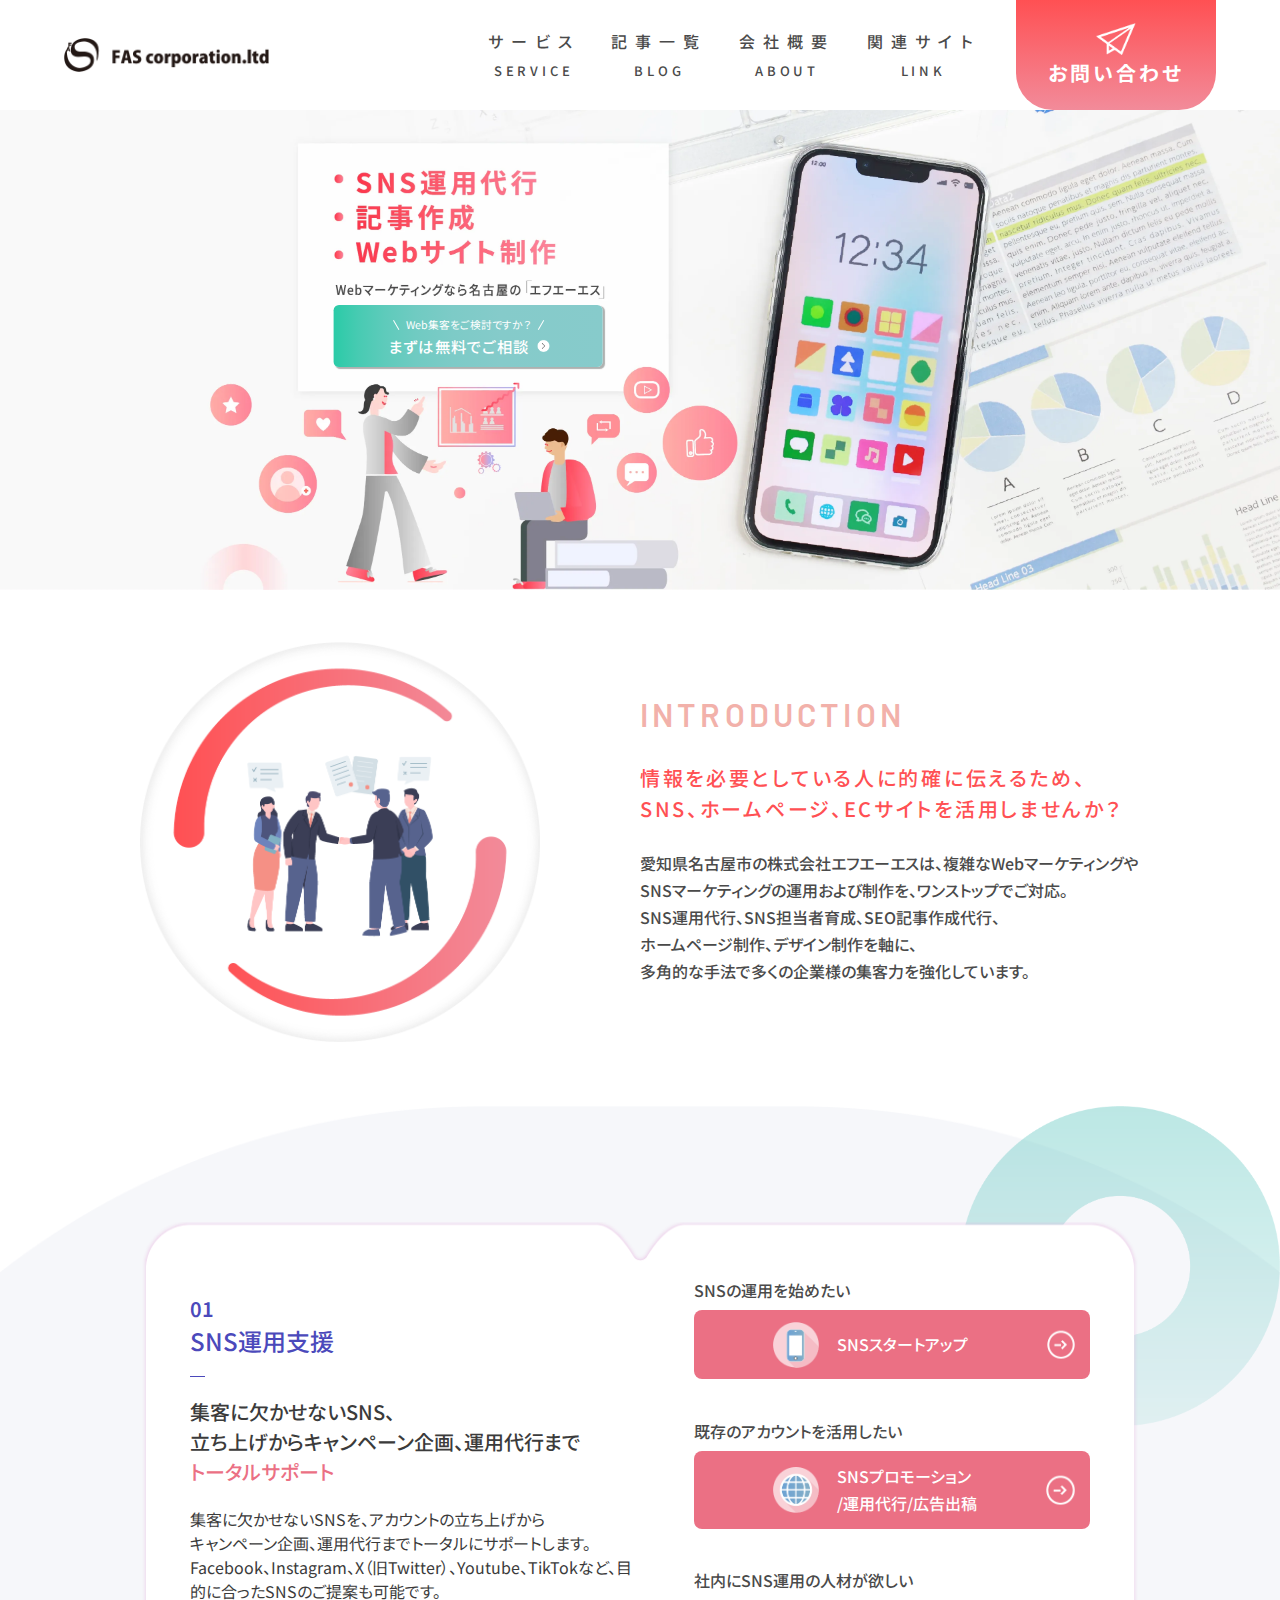
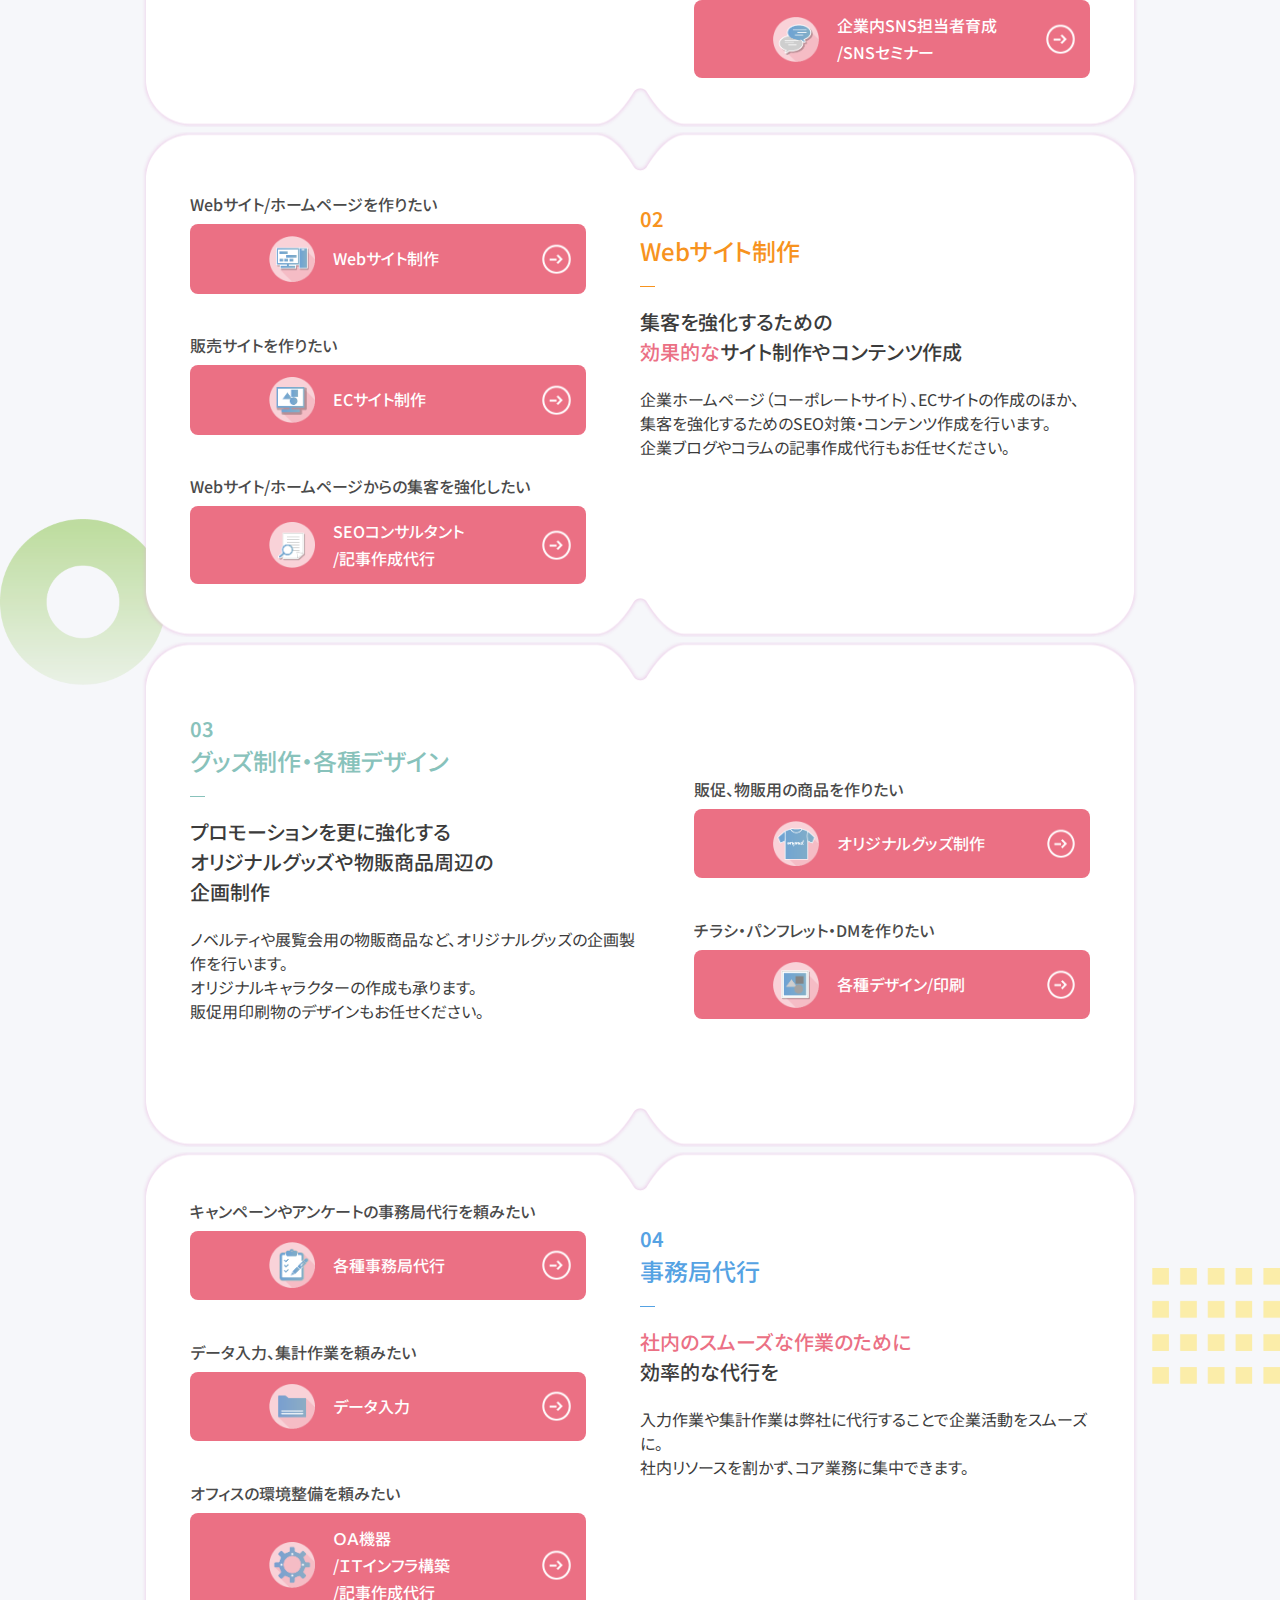
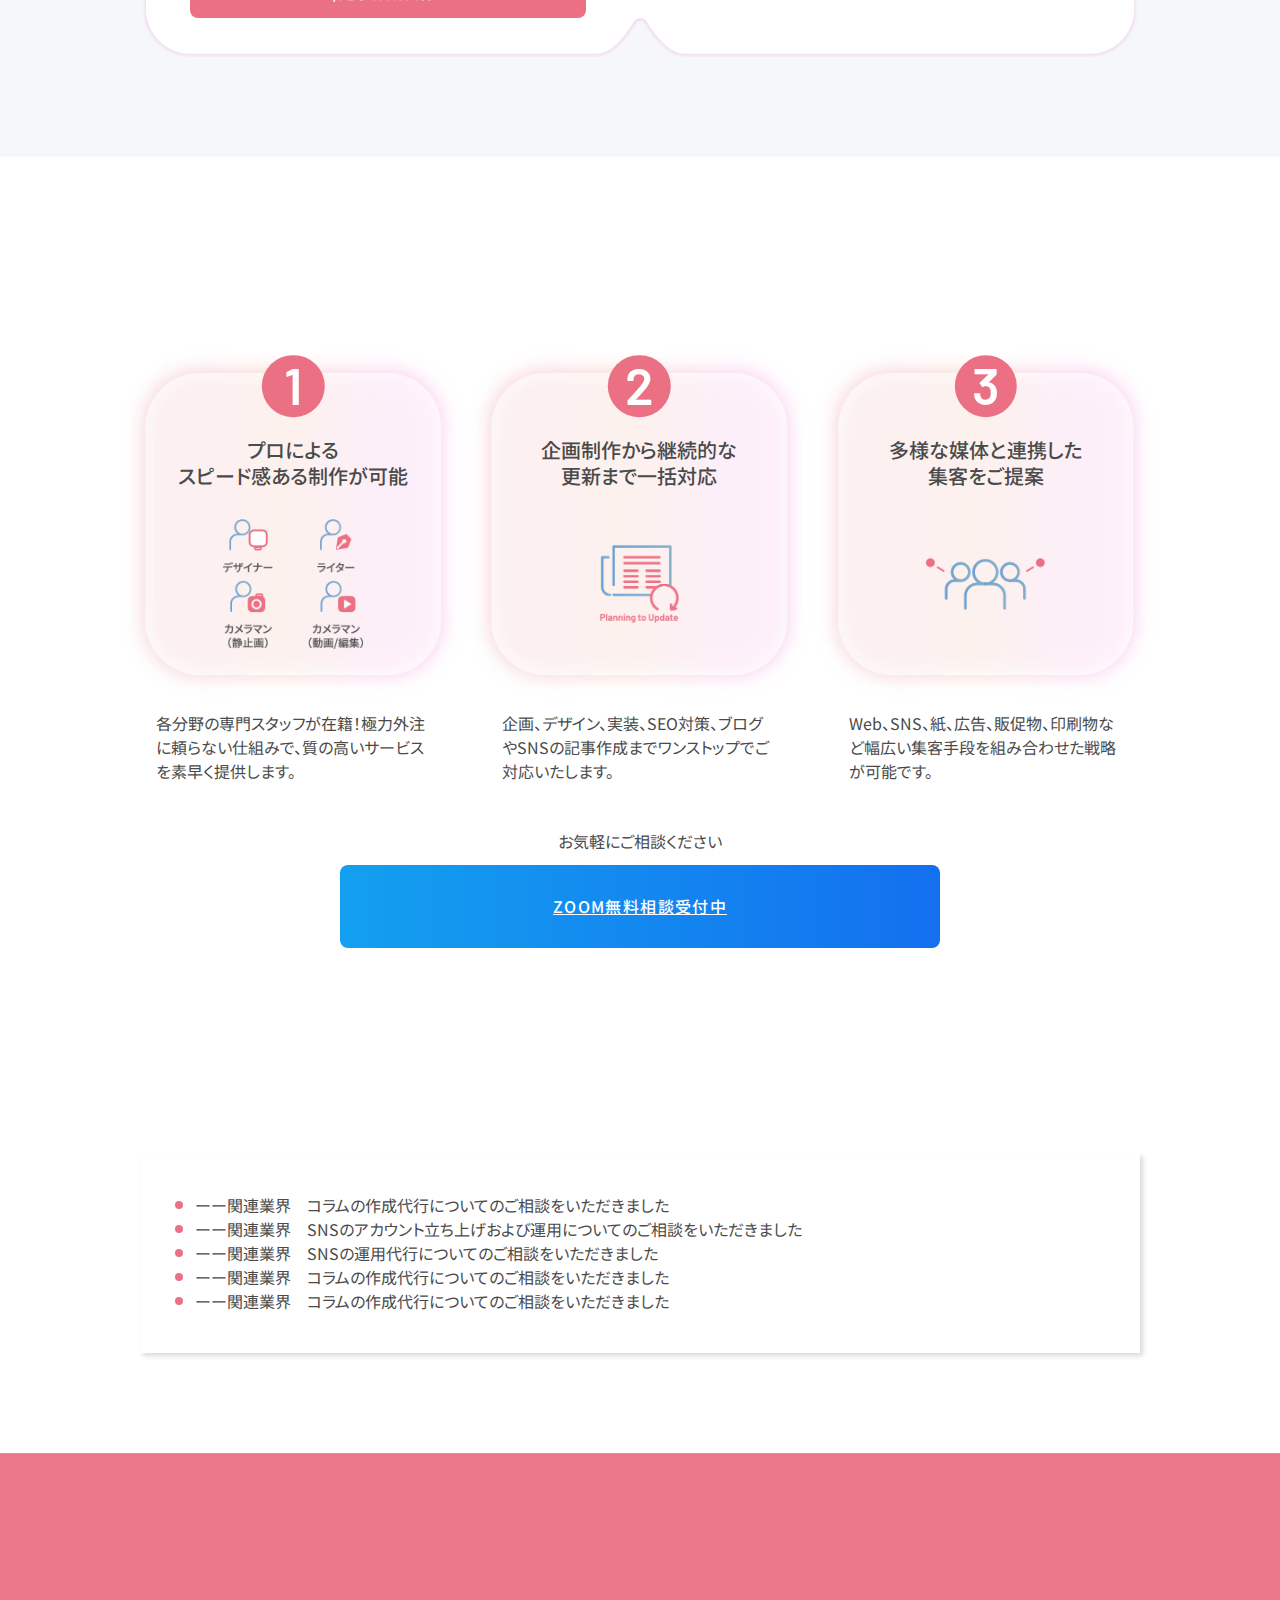
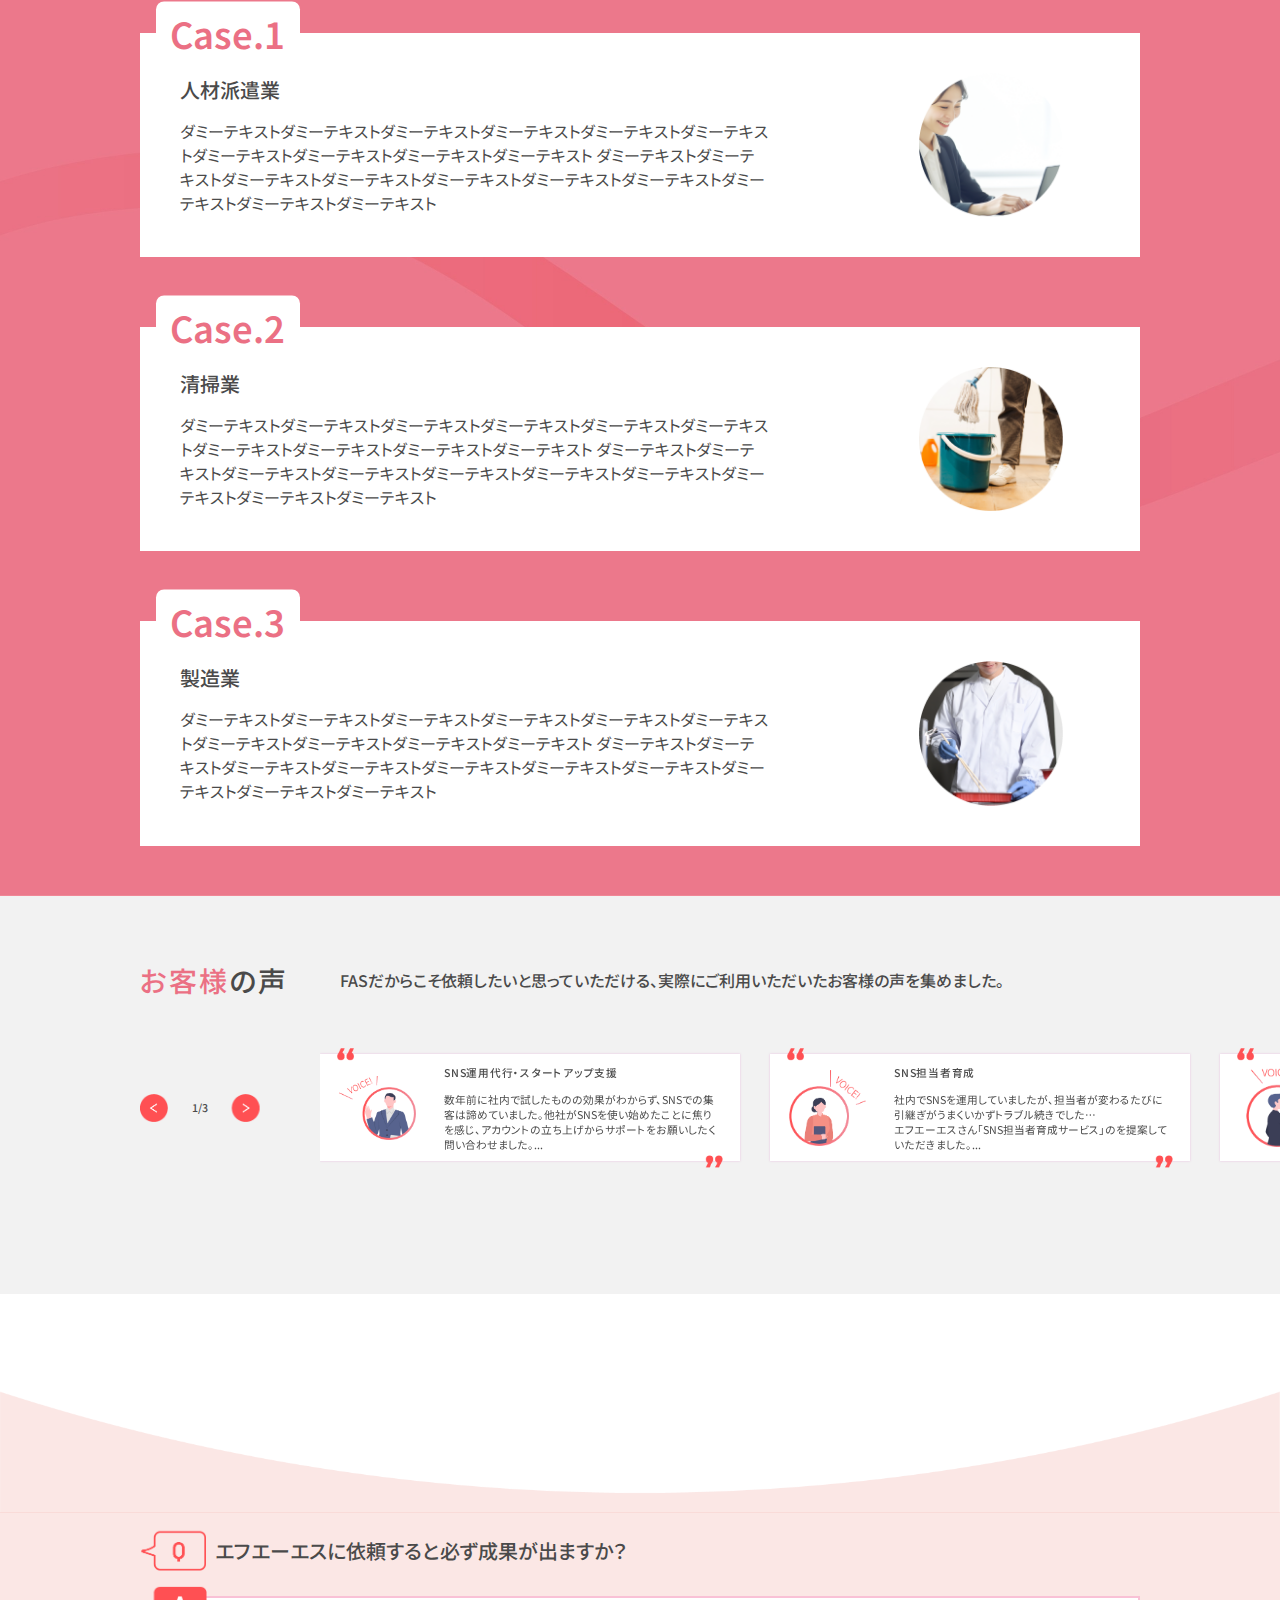
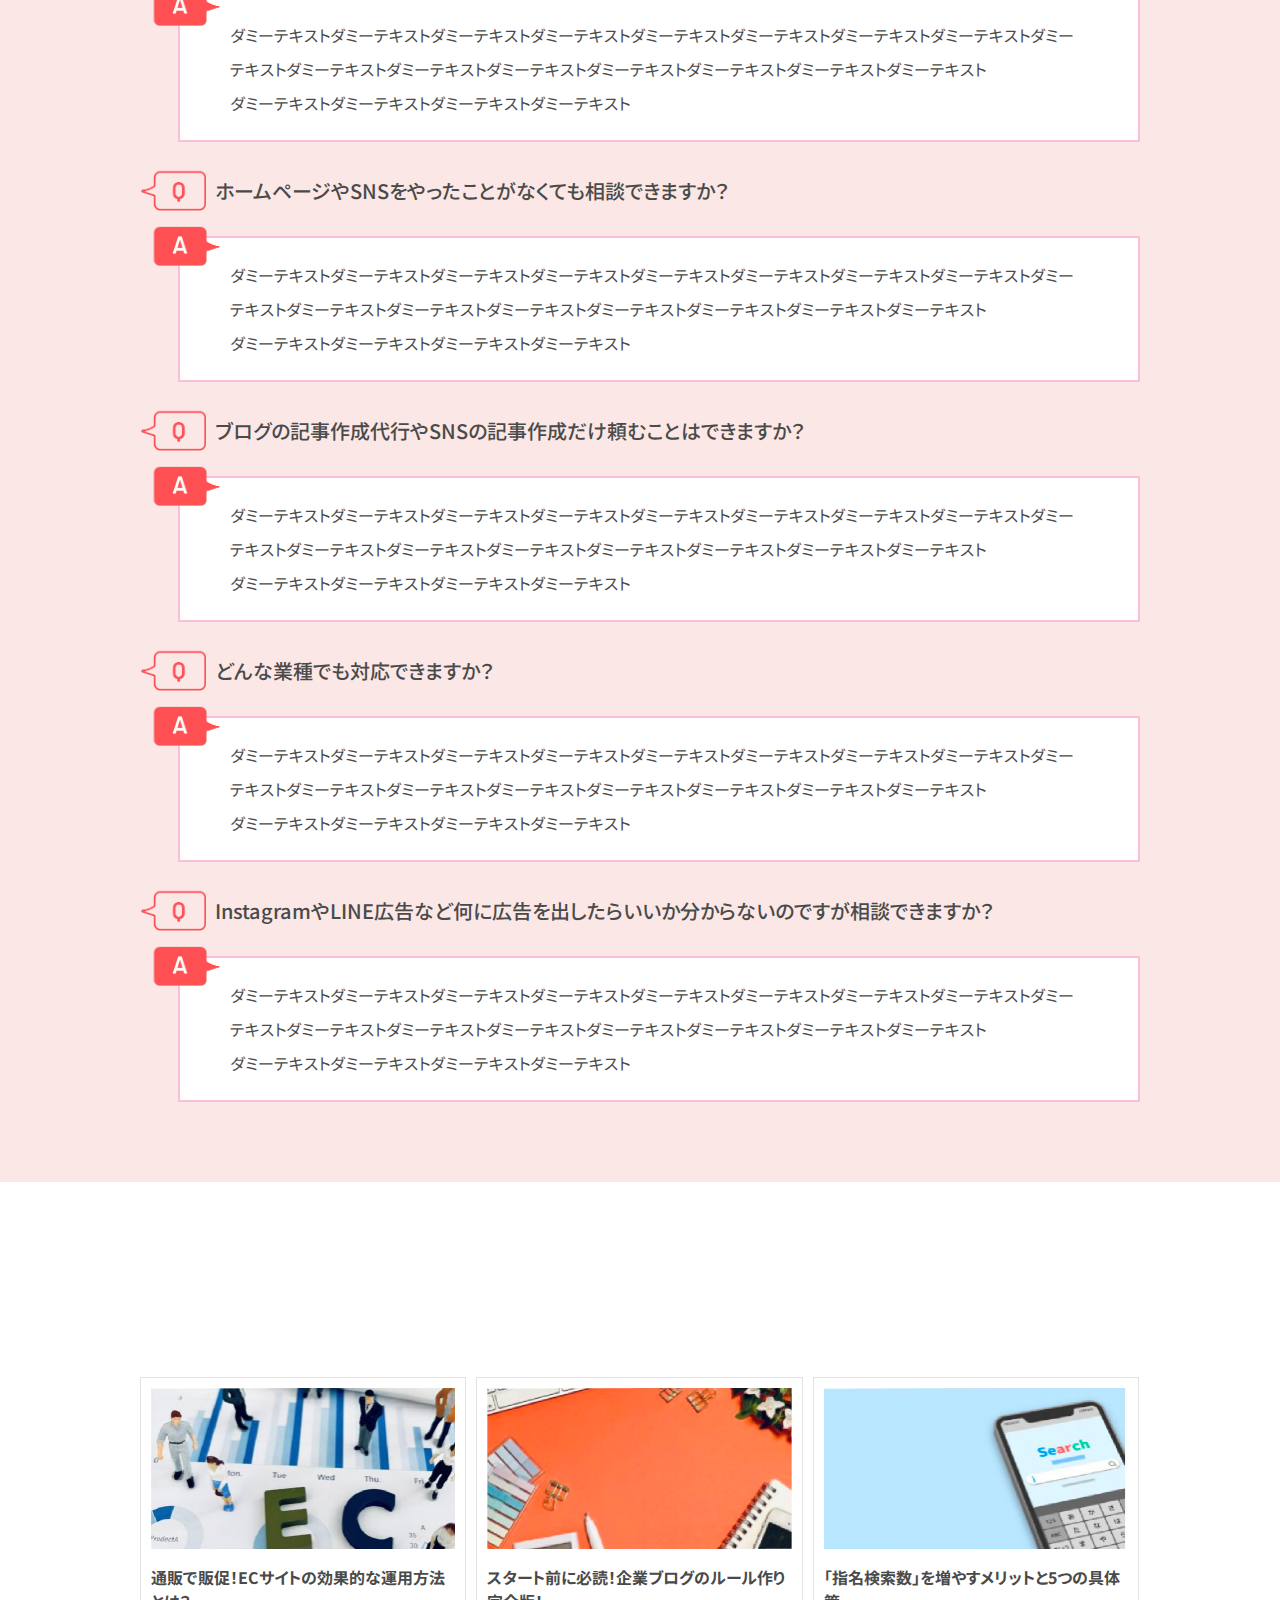
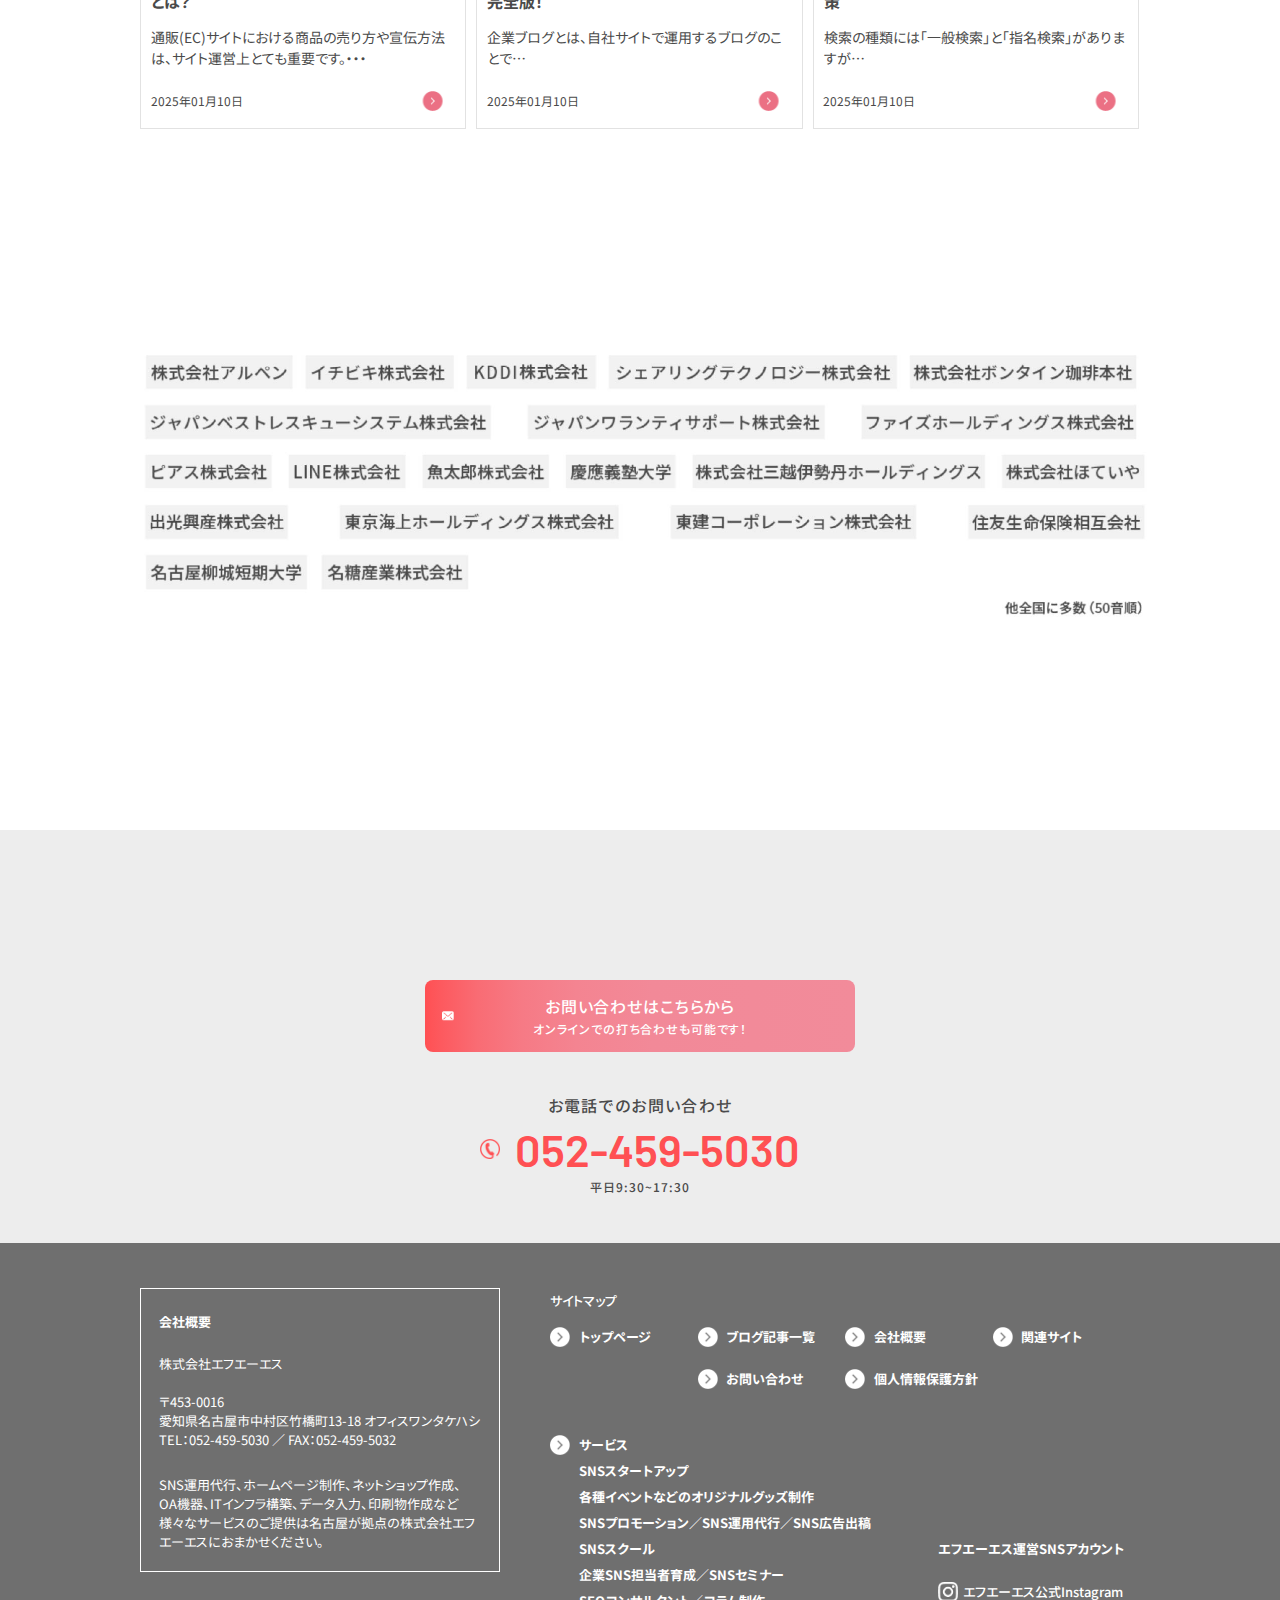
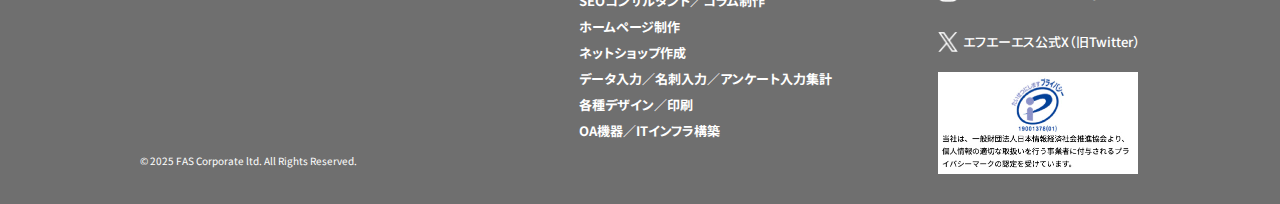
<file: index.html>
<!DOCTYPE html>
<html lang="ja">
  <head>
    <meta charset="UTF-8" />
    <meta name="viewport" content="width=device-width, initial-scale=1.0" />
    <meta name="format-detection" content="telephone=no" />
    <title>
      名古屋市のSNSプロモーション/運用代行、ホームページ制作|エフエーエス
    </title>
    <meta
      name="description"
      content="名古屋でWebマーケティングのご相談は「エフエーエス」へ！SNSマーケティング、SNS運用代行、SEO記事作成代行、Webサイト制作など、集客力向上に役立つサービスをワンストップでご提供いたします。"
    />
    <link rel="canonical" href="https://fas-sol.co.jp/" />
    <meta property="og:locale" content="ja_JP" />
    <meta property="og:type" content="website" />
    <meta
      property="og:title"
      content="名古屋市のSNSプロモーション/運用代行、ホームページ制作|株式会社エフエーエス"
    />
    <meta
      property="og:description"
      content="名古屋でWebマーケティングのご相談は「エフエーエス」へ！SNSマーケティング、SNS運用代行、SEO記事作成代行、Webサイト制作など、集客力向上に役立つサービスをワンストップでご提供いたします。"
    />
    <meta property="og:url" content="https://fas-sol.co.jp/" />
    <meta
      property="og:site_name"
      content="名古屋市のSNSプロモーション/運用代行、ホームページ制作|株式会社エフエーエス"
    />
    <meta
      property="article:modified_time"
      content="2022-12-21T17:12:48+00:00"
    />
    <meta name="twitter:card" content="summary_large_image" />
    <!-- font -->
    <link rel="preconnect" href="https://fonts.googleapis.com" />
    <link rel="preconnect" href="https://fonts.gstatic.com" crossorigin />
    <link
      href="https://fonts.googleapis.com/css2?family=Noto+Sans+JP:wght@100..900&display=swap"
      rel="stylesheet"
    />
    <!-- Swiper css -->
    <link
      rel="stylesheet"
      href="https://cdn.jsdelivr.net/npm/swiper@11/swiper-bundle.min.css"
    />
    <!-- css -->
    <link rel="stylesheet" href="./css/style.css" />
  </head>
  <body>
    <header>
      <div class="header__inner inner">
        <div class="header__wrapper">
          <div class="header__logo">
            <a href="#"
              ><img src="./img/logo.png" alt="FAS corporationltd"
            /></a>
          </div>
          <nav class="header__nav">
            <ul class="header__menu">
              <li class="header__item">
                <a href="https://fas-sol.co.jp/service.html"
                  >サービス<span class="header__item-en">SERVICE</span></a
                >
              </li>
              <li class="header__item">
                <a href="https://fas-sol.co.jp/words/"
                  >記事一覧<span class="header__item-en">BLOG</span></a
                >
              </li>
              <li class="header__item">
                <a href="https://fas-sol.co.jp/about.html"
                  >会社概要<span class="header__item-en">ABOUT</span></a
                >
              </li>
              <li class="header__item">
                <a href="https://fas-sol.co.jp/related.html"
                  >関連サイト<span class="header__item-en">LINK</span></a
                >
              </li>
            </ul>
            <div class="header__contact">
              <a href="https://fas-sol.co.jp/contact.html">
                <span class="header__contact-icon"
                  ><img src="./img/icon_link.png" alt="アイコン"
                /></span>
                <span class="header__conact-text">お問い合わせ</span>
              </a>
            </div>
            <div class="drawer-icon">
              <div class="drawer-icon__bars">
                <span class="drawer-icon__text">menu</span>
                <div class="drawer-icon__bar1"></div>
                <div class="drawer-icon__bar2"></div>
              </div>
            </div>
          </nav>
          <div class="drawer-content">
            <ul class="drawer-menu">
              <li class="drawer-item drawer-item--blue">
                <a href="https://fas-sol.co.jp/service.html"
                  ><span>サービス</span><span class="">SERVICE</span></a
                >
              </li>
              <li class="drawer-item">
                <a href="https://fas-sol.co.jp/words/"
                  ><span>記事一覧</span><span class="">BLOG</span></a
                >
              </li>
              <li class="drawer-item">
                <a href="https://fas-sol.co.jp/about.html"
                  ><span>会社概要</span><span class="">ABOUT</span></a
                >
              </li>
              <li class="drawer-item">
                <a href="https://fas-sol.co.jp/related.html"
                  ><span>関連サイト</span><span class="">LINK</span></a
                >
              </li>
            </ul>
          </div>
          <div class="drawer-background"></div>
        </div>
      </div>
    </header>
    <main>
      <div class="fv__wrap">
        <div class="fv">
          <picture>
            <source srcset="./img/fv_sp.webp" media="(max-width: 768px)" />
            <img src="./img/fv.webp" alt="SNS運用代行 記事作成 Webサイト制作" />
          </picture>
          <a href="https://fas-sol.co.jp/contact.html" class="fv__cta">
            <span class="fv__cta-subtext">Web集客をご検討ですか？</span>
            <span class="fv__cta-text">まずは無料でご相談</span>
          </a>
          <!-- <div class="inner">
                    <div class="fv__box">
                        <div class="fv__list"><img src="./img/fv_text.png" alt="SNS運用代行 記事作成 Webサイト制作"></div>
                        <p class="fv__text">Webマーケティングなら名古屋のエフエーエス</p>
                        <a href="" class="fv__cta">
                            <span class="fv__cta-subtext">Web集客をご検討ですか？</span>
                            <span class="fv__cta-text">まずは無料でご相談</span>
                        </a>
                    </div>
                </div> -->
        </div>
      </div>
      <!-- /.fv -->
      <section class="introduction">
        <div class="inner">
          <div class="introduction__wrapper">
            <div class="introduction__image">
              <img
                src="./img/introduction_img1.png"
                alt="握手しているイラスト"
              />
            </div>
            <div class="introduction__content">
              <h2 class="introduction__title">INTRODUCTION</h2>
              <h3 class="introduction__heading">
                情報を必要としている人に的確に<br
                  class="sp"
                />伝えるため、<br />SNS、ホームページ、ECサイトを<br
                  class="sp"
                />活用しませんか？
              </h3>
              <p class="introduction__description">
                愛知県名古屋市の株式会社エフエーエスは、複雑なWebマーケティングやSNSマーケティングの運用および制作を、ワンストップでご対応。<br />
                SNS運用代行、SNS担当者育成、SEO記事作成代行、<br
                  class="pc"
                />ホームページ制作、デザイン制作を軸に、<br
                  class="pc"
                />多角的な手法で多くの企業様の集客力を強化しています。
              </p>
            </div>
          </div>
        </div>
      </section>
      <!-- /.introduction -->
      <section class="service">
        <img
          class="c-para1 dec1"
          data-dir="-1"
          data-po="0.4"
          src="./img/service_dec1.png"
          alt="背景図1"
        />
        <img
          class="c-para2 dec2"
          data-dir="1"
          data-po="0.5"
          src="./img/service_dec2.png"
          alt="背景図2"
        />
        <img
          class="c-para3 dec3"
          data-dir="1"
          data-po="1.1"
          src="./img/service_dec3.png"
          alt="背景図3"
        />
        <div class="inner service__inner">
          <h2 class="c-section-title fade">サービス一覧</h2>
          <div class="service__container">
            <div class="service__box">
              <!-- 1 -->
              <div class="service__block service__block--main">
                <div class="service__header">
                  <span class="service__number">01</span>
                  <h3 class="service__name">SNS運用支援</h3>
                </div>
                <h3 class="service__heading">
                  集客に欠かせないSNS、<br />立ち上げからキャンペーン企画、<br
                    class="sp"
                  />運用代行まで<br class="pc" /><span class="u-text-pink"
                    >トータルサポート</span
                  >
                </h3>
                <p class="service__description">
                  集客に欠かせないSNSを、アカウントの立ち上げから<br
                    class="pc"
                  />キャンペーン企画、運用代行までトータルにサポートします。<br />
                  Facebook、Instagram、X（旧Twitter）、Youtube、TikTokなど、目的に合ったSNSのご提案も可能です。
                </p>
              </div>
              <div class="service__block service__block--list">
                <ul class="service__list">
                  <li class="service__item">
                    <div class="service__item-label">SNSの運用を始めたい</div>
                    <div class="service__item-button">
                      <a href="https://fas-sol.co.jp/startup/"
                        ><img
                          src="./img/img_service-icon1.png"
                          alt="アイコン"
                        />SNSスタートアップ</a
                      >
                    </div>
                  </li>
                  <li class="service__item">
                    <div class="service__item-label">
                      既存のアカウントを活用したい
                    </div>
                    <div class="service__item-button">
                      <a href="https://fas-sol.co.jp/sns.html"
                        ><img
                          src="./img/img_service-icon2.png"
                          alt="アイコン"
                        />SNSプロモーション<br />/運用代行/広告出稿</a
                      >
                    </div>
                  </li>
                  <li class="service__item">
                    <div class="service__item-label">
                      社内にSNS運用の人材が欲しい
                    </div>
                    <div class="service__item-button">
                      <a href="https://fas-sol.co.jp/adviser.html"
                        ><img
                          src="./img/img_service-icon3.png"
                          alt="アイコン"
                        />企業内SNS担当者育成<br />/SNSセミナー</a
                      >
                    </div>
                  </li>
                </ul>
              </div>
            </div>
            <div class="service__box">
              <!-- 2 -->
              <div class="service__block service__block--main">
                <div class="service__header service__header--orange">
                  <span class="service__number">02</span>
                  <h3 class="service__name">Webサイト制作</h3>
                </div>
                <h3 class="service__heading">
                  集客を強化するための<br /><span class="u-text-pink"
                    >効果的な</span
                  >サイト制作やコンテンツ作成
                </h3>
                <p class="service__description">
                  企業ホームページ（コーポレートサイト）、ECサイトの作成のほか、集客を強化するためのSEO対策・コンテンツ作成を行います。<br />
                  企業ブログやコラムの記事作成代行もお任せください。
                </p>
              </div>
              <div class="service__block service__block--list">
                <ul class="service__list">
                  <li class="service__item">
                    <div class="service__item-label">
                      Webサイト/ホームページを作りたい
                    </div>
                    <div class="service__item-button">
                      <a href="https://fas-sol.co.jp/web.html"
                        ><img
                          src="./img/img_service-icon4.png"
                          alt="アイコン"
                        />Webサイト制作</a
                      >
                    </div>
                  </li>
                  <li class="service__item">
                    <div class="service__item-label">販売サイトを作りたい</div>
                    <div class="service__item-button">
                      <a href="https://fas-sol.co.jp/ec.html"
                        ><img
                          src="./img/img_service-icon5.png"
                          alt="アイコン"
                        />ECサイト制作</a
                      >
                    </div>
                  </li>
                  <li class="service__item">
                    <div class="service__item-label">
                      Webサイト/ホームページからの集客<br
                        class="sp"
                      />を強化したい
                    </div>
                    <div class="service__item-button">
                      <a href="https://fas-sol.co.jp/column.html"
                        ><img
                          src="./img/img_service-icon6.png"
                          alt="アイコン"
                        />SEOコンサルタント<br />/記事作成代行</a
                      >
                    </div>
                  </li>
                </ul>
              </div>
            </div>
            <div class="service__box">
              <!-- 3 -->
              <div class="service__block service__block--main">
                <div class="service__header service__header--green">
                  <span class="service__number">03</span>
                  <h3 class="service__name">グッズ制作・各種デザイン</h3>
                </div>
                <h3 class="service__heading">
                  プロモーションを更に強化する<br />オリジナルグッズや物販商品周辺の<br />企画制作
                </h3>
                <p class="service__description">
                  ノベルティや展覧会用の物販商品など、オリジナルグッズの企画製作を行います。<br />
                  オリジナルキャラクターの作成も承ります。<br />
                  販促用印刷物のデザインもお任せください。
                </p>
              </div>
              <div class="service__block service__block--list">
                <ul class="service__list">
                  <li class="service__item">
                    <div class="service__item-label">
                      販促、物販用の商品を作りたい
                    </div>
                    <div class="service__item-button">
                      <a href="https://fas-sol.co.jp/goods/"
                        ><img
                          src="./img/img_service-icon7.png"
                          alt="アイコン"
                        />オリジナルグッズ制作</a
                      >
                    </div>
                  </li>
                  <li class="service__item">
                    <div class="service__item-label">
                      チラシ・パンフレット・DMを作りたい
                    </div>
                    <div class="service__item-button">
                      <a href="https://fas-sol.co.jp/print.html"
                        ><img
                          src="./img/img_service-icon8.png"
                          alt="アイコン"
                        />各種デザイン/印刷</a
                      >
                    </div>
                  </li>
                </ul>
              </div>
            </div>
            <div class="service__box">
              <!-- 4 -->
              <div class="service__block service__block--main">
                <div class="service__header service__header--blue">
                  <span class="service__number">04</span>
                  <h3 class="service__name">事務局代行</h3>
                </div>
                <h3 class="service__heading">
                  <span class="u-text-pink">社内のスムーズな作業のために</span
                  ><br />効率的な代行を
                </h3>
                <p class="service__description">
                  入力作業や集計作業は弊社に代行することで企業活動をスムーズに。<br />
                  社内リソースを割かず、コア業務に集中できます。
                </p>
              </div>
              <div class="service__block service__block--list">
                <ul class="service__list">
                  <li class="service__item">
                    <div class="service__item-label">
                      キャンペーンやアンケートの<br
                        class="sp"
                      />事務局代行を頼みたい
                    </div>
                    <div class="service__item-button">
                      <a href="https://fas-sol.co.jp/daiko/"
                        ><img
                          src="./img/img_service-icon9.png"
                          alt="アイコン"
                        />各種事務局代行</a
                      >
                    </div>
                  </li>
                  <li class="service__item">
                    <div class="service__item-label">
                      データ入力、集計作業を頼みたい
                    </div>
                    <div class="service__item-button">
                      <a href="https://fas-sol.co.jp/data.html"
                        ><img
                          src="./img/img_service-icon10.png"
                          alt="アイコン"
                        />データ入力</a
                      >
                    </div>
                  </li>
                  <li class="service__item">
                    <div class="service__item-label">
                      オフィスの環境整備を頼みたい
                    </div>
                    <div class="service__item-button">
                      <a href="https://fas-sol.co.jp/oa.html"
                        ><img
                          src="./img/img_service-icon11.png"
                          alt="アイコン"
                        />ＯＡ機器<br />/ＩＴインフラ構築<br />/記事作成代行</a
                      >
                    </div>
                  </li>
                </ul>
              </div>
            </div>
          </div>
        </div>
      </section>
      <!-- /.service -->
      <section class="reason">
        <div class="inner">
          <h2 class="c-section-title fade">
            エフエーエスが選ばれる<br class="sp" />3つの理由
          </h2>
          <ul class="reason__list">
            <li class="reason__item">
              <div class="reason__box">
                <span class="reason__number">1</span>
                <h3 class="reason__label">
                  プロによる<br />スピード感ある制作が可能
                </h3>
                <div class="reason__icon reason__icon1">
                  <img
                    src="./img/reason1.png"
                    alt="プロによるスピード感ある制作が可能"
                  />
                </div>
              </div>
              <p class="reason__description">
                各分野の専門スタッフが在籍！極力外注に頼らない仕組みで、質の高いサービスを素早く提供します。
              </p>
            </li>
            <li class="reason__item">
              <div class="reason__box">
                <span class="reason__number">2</span>
                <h3 class="reason__label">
                  企画制作から継続的な<br />更新まで一括対応
                </h3>
                <div class="reason__icon reason__icon2">
                  <img
                    src="./img/reason2.png"
                    alt="企画制作から継続的な更新まで一括対応"
                  />
                </div>
              </div>
              <p class="reason__description">
                企画、デザイン、実装、SEO対策、ブログやSNSの記事作成までワンストップでご対応いたします。
              </p>
            </li>

            <li class="reason__item">
              <div class="reason__box">
                <span class="reason__number">3</span>
                <h3 class="reason__label">
                  多様な媒体と連携した<br />集客をご提案
                </h3>
                <div class="reason__icon reason__icon3">
                  <img
                    src="./img/reason3.png"
                    alt="多様な媒体と連携した集客をご提案"
                  />
                </div>
              </div>
              <p class="reason__description">
                Web、SNS、紙、広告、販促物、印刷物など幅広い集客手段を組み合わせた戦略が可能です。
              </p>
            </li>
          </ul>
          <div class="reason__cta">
            <p class="reason__cta-text">お気軽にご相談ください</p>
            <div class="reason__cta-button">
              <a href="https://fas-sol.co.jp/contact.html"
                >ZOOM無料相談受付中</a
              >
            </div>
          </div>
        </div>
      </section>
      <!-- /.reason -->
      <section class="situation">
        <div class="inner">
          <h2 class="c-section-title fade">最近のお問い合わせ状況</h2>
          <ul class="situation__list">
            <li>
              ーー関連業界　コラムの作成代行についてのご相談をいただきました
            </li>
            <li>
              ーー関連業界　SNSのアカウント立ち上げおよび運用についてのご相談をいただきました
            </li>
            <li>ーー関連業界　SNSの運用代行についてのご相談をいただきました</li>
            <li>
              ーー関連業界　コラムの作成代行についてのご相談をいただきました
            </li>
            <li>
              ーー関連業界　コラムの作成代行についてのご相談をいただきました
            </li>
          </ul>
        </div>
      </section>
      <!-- /.situation -->
      <section class="case">
        <div class="inner">
          <h2 class="c-section-title fade c-section-title--wh">
            実績・導入事例
          </h2>
          <ul class="case__list">
            <li class="case__item">
              <span class="case__number">Case.1</span>
              <div class="case__content">
                <div class="case__header">
                  <h3 class="case__label">人材派遣業</h3>
                  <div class="case__image sp">
                    <img
                      src="./img/case_img1.png"
                      alt="パソコンをしている女性の写真"
                    />
                  </div>
                </div>
                <p class="case__description">
                  ダミーテキストダミーテキストダミーテキストダミーテキストダミーテキストダミーテキストダミーテキストダミーテキストダミーテキストダミーテキスト
                  ダミーテキストダミーテキストダミーテキストダミーテキストダミーテキストダミーテキストダミーテキストダミーテキストダミーテキストダミーテキスト
                </p>
              </div>
              <div class="case__image pc">
                <img
                  src="./img/case_img1.png"
                  alt="パソコンをしている女性の写真"
                />
              </div>
            </li>
            <li class="case__item">
              <span class="case__number">Case.2</span>
              <div class="case__content">
                <div class="case__header">
                  <h3 class="case__label">清掃業</h3>
                  <div class="case__image sp">
                    <img
                      src="./img/case_img2.png"
                      alt="モップをバケツからあげている様子"
                    />
                  </div>
                </div>
                <p class="case__description">
                  ダミーテキストダミーテキストダミーテキストダミーテキストダミーテキストダミーテキストダミーテキストダミーテキストダミーテキストダミーテキスト
                  ダミーテキストダミーテキストダミーテキストダミーテキストダミーテキストダミーテキストダミーテキストダミーテキストダミーテキストダミーテキスト
                </p>
              </div>
              <div class="case__image pc">
                <img
                  src="./img/case_img2.png"
                  alt="モップをバケツからあげている様子"
                />
              </div>
            </li>
            <li class="case__item">
              <span class="case__number">Case.3</span>
              <div class="case__content">
                <div class="case__header">
                  <h3 class="case__label">製造業</h3>
                  <div class="case__image sp">
                    <img
                      src="./img/case_img3.png"
                      alt="作業をしている男性の写真"
                    />
                  </div>
                </div>
                <p class="case__description">
                  ダミーテキストダミーテキストダミーテキストダミーテキストダミーテキストダミーテキストダミーテキストダミーテキストダミーテキストダミーテキスト
                  ダミーテキストダミーテキストダミーテキストダミーテキストダミーテキストダミーテキストダミーテキストダミーテキストダミーテキストダミーテキスト
                </p>
              </div>
              <div class="case__image pc">
                <img src="./img/case_img3.png" alt="作業をしている男性の写真" />
              </div>
            </li>
          </ul>
        </div>
      </section>
      <!-- /.case -->
      <section class="review">
        <div class="inner review__inner">
          <div class="review__header">
            <h2 class="review__title">
              <span class="u-text-pink">お客様</span>の声
            </h2>
            <p class="review__description">
              FASだからこそ依頼したいと思っていただける、実際にご利用いただいたお客様の声を集めました。
            </p>
          </div>

          <div class="review__list__wrap">
            <div class="review__list reviewSwiper">
              <div class="swiper-wrapper">
                <div class="review__item swiper-slide">
                  <!-- 1 -->
                  <div class="review__image">
                    <img src="./img/review_img1.png" alt="アイコン" />
                  </div>
                  <div class="review__content">
                    <h3 class="review__label">
                      SNS運用代行・スタートアップ支援
                    </h3>
                    <p class="review__text">
                      数年前に社内で試したものの効果がわからず、SNSでの集客は諦めていました。他社がSNSを使い始めたことに焦りを感じ、アカウントの立ち上げからサポートをお願いしたく問い合わせました。...　
                    </p>
                    <!-- <a href="" class="review__more">詳しく見る</a> -->
                  </div>
                </div>
                <div class="review__item swiper-slide">
                  <!-- 2 -->
                  <div class="review__image">
                    <img src="./img/review_img2.png" alt="アイコン" />
                  </div>
                  <div class="review__content">
                    <h3 class="review__label">SNS担当者育成</h3>
                    <p class="review__text">
                      社内でSNSを運用していましたが、担当者が変わるたびに引継ぎがうまくいかずトラブル続きでした…<br />
                      エフエーエスさん「SNS担当者育成サービス」のを提案していただきました。...　
                    </p>
                    <!-- <a href="" class="review__more">詳しく見る</a> -->
                  </div>
                </div>
                <div class="review__item swiper-slide">
                  <!-- 3 -->
                  <div class="review__image">
                    <img src="./img/review_img3.png" alt="アイコン" />
                  </div>
                  <div class="review__content">
                    <h3 class="review__label">SEO記事作成代行</h3>
                    <p class="review__text">
                      数年前に会社のホームページを作り直したものの、いまいち集客に結び付いていないと感じていました。<br />
                      ホームページの作り直しをするべきか？と迷って、名古屋市内のホームページ制作会社に…
                    </p>
                    <!-- <a href="" class="review__more">詳しく見る</a> -->
                  </div>
                </div>
              </div>
            </div>
            <div class="review_slidebutton">
              <div class="num">
                <span id="num_current"></span>/<span id="num_max"></span>
              </div>
              <!-- ナビボタン -->
              <div class="swiper-button-prev" onclick="slideC('prev')"></div>
              <div class="swiper-button-next" onclick="slideC('next')"></div>
            </div>
          </div>

          <div class="review__button">
            <!-- <a href="">お客様の声をさらに見る</a> -->
          </div>
        </div>
      </section>
      <!-- /.review -->
      <section class="faq">
        <div class="inner">
          <h2 class="c-section-title fade">よくあるご質問</h2>
        </div>
        <div class="faq__list__wrap">
          <div class="inner">
            <ul class="faq__list">
              <li class="faq__item">
                <div class="faq__item-q">
                  エフエーエスに依頼すると<br class="sp" />必ず成果が出ますか？
                </div>
                <div class="faq__item-a">
                  ダミーテキストダミーテキストダミーテキストダミーテキストダミーテキストダミーテキストダミーテキストダミーテキストダミーテキストダミーテキストダミーテキストダミーテキストダミーテキストダミーテキストダミーテキストダミーテキスト<br />
                  ダミーテキストダミーテキストダミーテキストダミーテキスト
                </div>
              </li>
              <li class="faq__item">
                <div class="faq__item-q">
                  ホームページやSNSをやったことがなくても相談できますか？
                </div>
                <div class="faq__item-a">
                  ダミーテキストダミーテキストダミーテキストダミーテキストダミーテキストダミーテキストダミーテキストダミーテキストダミーテキストダミーテキストダミーテキストダミーテキストダミーテキストダミーテキストダミーテキストダミーテキスト<br />
                  ダミーテキストダミーテキストダミーテキストダミーテキスト
                </div>
              </li>
              <li class="faq__item">
                <div class="faq__item-q">
                  ブログの記事作成代行やSNSの記事作成だけ頼むことはできますか？
                </div>
                <div class="faq__item-a">
                  ダミーテキストダミーテキストダミーテキストダミーテキストダミーテキストダミーテキストダミーテキストダミーテキストダミーテキストダミーテキストダミーテキストダミーテキストダミーテキストダミーテキストダミーテキストダミーテキスト<br />
                  ダミーテキストダミーテキストダミーテキストダミーテキスト
                </div>
              </li>
              <li class="faq__item">
                <div class="faq__item-q">どんな業種でも対応できますか？</div>
                <div class="faq__item-a">
                  ダミーテキストダミーテキストダミーテキストダミーテキストダミーテキストダミーテキストダミーテキストダミーテキストダミーテキストダミーテキストダミーテキストダミーテキストダミーテキストダミーテキストダミーテキストダミーテキスト<br />
                  ダミーテキストダミーテキストダミーテキストダミーテキスト
                </div>
              </li>
              <li class="faq__item">
                <div class="faq__item-q">
                  InstagramやLINE広告など何に広告を出したらいいか分からないのですが相談できますか？
                </div>
                <div class="faq__item-a">
                  ダミーテキストダミーテキストダミーテキストダミーテキストダミーテキストダミーテキストダミーテキストダミーテキストダミーテキストダミーテキストダミーテキストダミーテキストダミーテキストダミーテキストダミーテキストダミーテキスト<br />
                  ダミーテキストダミーテキストダミーテキストダミーテキスト
                </div>
              </li>
            </ul>
          </div>
        </div>
      </section>
      <!-- /.faq -->
      <section class="column">
        <div class="inner">
          <h2 class="c-section-title fade">コラム</h2>
          <ul class="column__list">
            <li class="column__item">
              <div class="column__thumbnail">
                <img src="./img/column_thumbnail1.jpg" alt="サムネイル1" />
              </div>
              <h3 class="column__title">
                通販で販促！ECサイトの効果的な運用方法とは？
              </h3>
              <p class="column__excerpt">
                通販(EC)サイトにおける商品の売り方や宣伝方法は、サイト運営上とても重要です。・・・
              </p>
              <div class="column__footer">
                <div class="column__date">2025年01月10日</div>
                <a href="" class="column__button"
                  ><img src="./img/icon_arrow_pink.png" alt="記事を見る"
                /></a>
              </div>
            </li>
            <li class="column__item">
              <div class="column__thumbnail">
                <img src="./img/column_thumbnail2.jpg" alt="サムネイル2" />
              </div>
              <h3 class="column__title">
                スタート前に必読！企業ブログのルール作り完全版！
              </h3>
              <p class="column__excerpt">
                企業ブログとは、自社サイトで運用するブログのことで…
              </p>
              <div class="column__footer">
                <div class="column__date">2025年01月10日</div>
                <a href="" class="column__button"
                  ><img src="./img/icon_arrow_pink.png" alt="記事を見る"
                /></a>
              </div>
            </li>
            <li class="column__item">
              <div class="column__thumbnail">
                <img src="./img/column_thumbnail3.jpg" alt="サムネイル3" />
              </div>
              <h3 class="column__title">
                「指名検索数」を増やすメリットと5つの具体策
              </h3>
              <p class="column__excerpt">
                検索の種類には「一般検索」と「指名検索」がありますが…
              </p>
              <div class="column__footer">
                <div class="column__date">2025年01月10日</div>
                <a href="" class="column__button"
                  ><img src="./img/icon_arrow_pink.png" alt="記事を見る"
                /></a>
              </div>
            </li>
          </ul>
        </div>
      </section>
      <!-- /.column -->
      <section class="clients">
        <div class="inner">
          <h2 class="c-section-title fade">お取引先企業様</h2>
          <div class="clients__list">
            <picture>
              <source
                srcset="./img/clients_img_sp.jpg"
                media="(max-width: 768px)"
              />
              <img src="./img/clients_img.jpg" alt="お取引先企業名の画像" />
            </picture>
          </div>
        </div>
      </section>
      <!-- /.clients -->
      <section class="contact">
        <div class="inner">
          <h2 class="c-section-title fade">お問い合わせ</h2>
          <a href="https://fas-sol.co.jp/contact.html" class="contact__button">
            <span class="contact__button-text">お問い合わせはこちらから</span>
            <span class="contact__button-subtext"
              >オンラインでの打ち合わせも可能です！</span
            >
          </a>
          <div class="contact__phone">
            <div class="contact__phone-label">お電話でのお問い合わせ</div>
            <a href="tel:052-459-5030" class="contact__phone-link">
              <span class="contact__phone-number">052-459-5030</span>
              <p class="contact__phone-hours">平日9:30~17:30</p>
            </a>
          </div>
        </div>
      </section>
      <!-- /.contact -->
    </main>
    <footer>
      <div class="inner">
        <div class="footer__flex">
          <div class="footer__info">
            <div class="footer__compnay">
              <h2 class="footer__comapany-label">会社概要</h2>
              <div class="footer__company-content">
                <p>
                  株式会社エフエーエス<br />
                  <br />
                  〒453-0016<br />
                  愛知県名古屋市中村区竹橋町13-18 オフィスワンタケハシ<br />
                  TEL：052-459-5030 ／ FAX：052-459-5032
                </p>
                <p>
                  SNS運用代行、ホームページ制作、ネットショップ作成、<br />
                  OA機器、ITインフラ構築、データ入力、印刷物作成など<br />
                  様々なサービスのご提供は名古屋が拠点の株式会社エフエーエスにおまかせください。
                </p>
              </div>
            </div>
            <p class="footer__copyright pc">
              &copy; 2025 FAS Corporate ltd. All Rights Reserved.
            </p>
          </div>
          <div class="footer__content">
            <div class="footer__sitemap">
              <h2 class="footer__sitemap-label">サイトマップ</h2>
              <ul class="footer__menu footer__menu1">
                <li class="footer__item"><a href="#">トップページ</a></li>
                <li class="footer__item">
                  <a href="https://fas-sol.co.jp/words/">ブログ記事一覧</a>
                </li>
                <li class="footer__item">
                  <a href="https://fas-sol.co.jp/about.html">会社概要</a>
                </li>
                <li class="footer__item">
                  <a href="https://fas-sol.co.jp/related.html">関連サイト</a>
                </li>
              </ul>
              <ul class="footer__menu footer__menu2">
                <li class="footer__item">
                  <a href="https://fas-sol.co.jp/contact.html">お問い合わせ</a>
                </li>
                <li class="footer__item">
                  <a href="https://fas-sol.co.jp/privacy.html"
                    >個人情報保護方針</a
                  >
                </li>
              </ul>
              <div class="footer__flex footer__flex--end">
                <ul class="footer__menu footer__menu3">
                  <li class="footer__item">
                    <a href="https://fas-sol.co.jp/service.html">サービス</a>
                    <ul class="footer__submenu">
                      <li>
                        <a href="https://fas-sol.co.jp/startup/"
                          >SNSスタートアップ</a
                        >
                      </li>
                      <li>
                        <a href="https://fas-sol.co.jp/goods/"
                          >各種イベントなどのオリジナルグッズ制作</a
                        >
                      </li>
                      <li>
                        <a href="https://fas-sol.co.jp/sns.html"
                          >SNSプロモーション／SNS運用代行／SNS広告出稿</a
                        >
                      </li>
                      <li>
                        <a href="https://fas-sol.co.jp/school.html"
                          >SNSスクール</a
                        >
                      </li>
                      <li>
                        <a href="https://fas-sol.co.jp/adviser.html"
                          >企業SNS担当者育成／SNSセミナー</a
                        >
                      </li>
                      <li>
                        <a href="https://fas-sol.co.jp/column.html"
                          >SEOコンサルタント／コラム制作</a
                        >
                      </li>
                      <li>
                        <a href="https://fas-sol.co.jp/web.html"
                          >ホームページ制作</a
                        >
                      </li>
                      <li>
                        <a href="https://fas-sol.co.jp/ec.html"
                          >ネットショップ作成</a
                        >
                      </li>
                      <li>
                        <a href="https://fas-sol.co.jp/data.html"
                          >データ入力／名刺入力／アンケート入力集計</a
                        >
                      </li>
                      <li>
                        <a href="https://fas-sol.co.jp/print.html"
                          >各種デザイン／印刷</a
                        >
                      </li>
                      <li>
                        <a href="https://fas-sol.co.jp/oa.html"
                          >OA機器／ITインフラ構築</a
                        >
                      </li>
                    </ul>
                  </li>
                </ul>
                <div class="footer__sns">
                  <h2 class="footer__sns-label">
                    エフエーエス運営SNSアカウント
                  </h2>
                  <ul class="footer__sns-list">
                    <li>
                      <a href="https://www.instagram.com/fas_officialaccount/"
                        ><img
                          src="./img/icon_Instagram.png"
                          alt="Instagram"
                        />エフエーエス公式Instagram</a
                      >
                    </li>
                    <li>
                      <a href="https://x.com/fas_nagoya"
                        ><img
                          src="./img/icon_X.png"
                          alt="X"
                        />エフエーエス公式X（旧Twitter）</a
                      >
                    </li>
                  </ul>
                  <div class="footer__privacy-mark">
                    <img
                      src="./img/footer_privacy-mark.jpg"
                      alt="プライバシーマーク"
                    />
                  </div>
                </div>
              </div>
            </div>
          </div>
          <p class="footer__copyright sp">
            &copy; 2025 FAS Corporate ltd. All Rights Reserved.
          </p>
        </div>
      </div>
    </footer>

    <!-- Swiper js -->
    <script src="https://cdn.jsdelivr.net/npm/swiper@11/swiper-bundle.min.js"></script>
    <!-- js -->
    <script src="./js/script.js"></script>
  </body>
</html>
</file>
<file: css/style.css>
@charset "UTF-8";
@font-face {
  font-family: "Barlow";
  src: url("../font/Barlow-SemiBold.ttf") format("truetype");
  font-weight: normal;
  font-style: normal;
}
/* リセットCSS
===================================== */
*,
*::before,
*::after {
  box-sizing: border-box;
}

html,
body {
  padding: 0;
  margin: 0;
}

body {
  font-family: "游ゴシック体", YuGothic, "游ゴシック Medium", "Yu Gothic Medium", "游ゴシック", "Yu Gothic", sans-serif;
  line-height: 1.6;
  font-weight: 500;
  background: #fff;
}

html,
body,
div,
span,
applet,
object,
iframe,
h1,
h2,
h3,
h4,
h5,
h6,
p,
blockquote,
pre,
a,
button,
abbr,
acronym,
address,
big,
cite,
code,
del,
dfn,
em,
img,
ins,
kbd,
q,
s,
samp,
small,
strike,
strong,
sub,
sup,
tt,
var,
b,
u,
i,
center,
dl,
dt,
dd,
ol,
ul,
li,
fieldset,
form,
label,
legend,
table,
caption,
tbody,
tfoot,
thead,
tr,
th,
td,
article,
aside,
canvas,
details,
embed,
figure,
figcaption,
footer,
header,
hgroup,
menu,
nav,
output,
ruby,
section,
summary,
time,
mark,
audio,
video {
  border: 0;
  font: inherit;
  font-size: 100%;
  margin: 0;
  padding: 0;
  vertical-align: baseline;
}

html {
  line-height: 1;
}

ol,
ul {
  list-style: none;
}

li,
dd {
  list-style-type: none;
}

table {
  border-collapse: collapse;
  border-spacing: 0;
}

caption,
th,
td {
  font-weight: normal;
  text-align: left;
  vertical-align: middle;
}

q,
blockquote {
  quotes: none;
}

q:before,
q:after,
blockquote:before,
blockquote:after {
  content: "";
  content: none;
}

article,
aside,
details,
figcaption,
figure,
footer,
header,
hgroup,
main,
menu,
nav,
section,
summary {
  display: block;
}

img {
  border: none;
  vertical-align: bottom;
  width: 100%;
  max-width: 100%;
  height: auto;
}

a {
  text-decoration: none;
  color: inherit;
  transition: opacity 0.5s ease;
}
@media (hover: hover) {
  a:hover {
    opacity: 0.7;
  }
}

input,
select {
  -webkit-appearance: none;
  appearance: none;
  background: #fff;
}

/*------------------------------
common
------------------------------*/
body {
  word-break: break-all;
  color: #4a4a4a;
  font-family: "Noto Sans JP", sans-serif;
  font-feature-settings: "palt";
}
body.is-active {
  position: fixed;
  width: 100%;
  height: 100%;
  overflow-y: scroll; /* スクロールバー補完 */
}

html {
  font-size: 62.5%;
  scroll-behavior: smooth;
}

/* スマホ用の表示の時はis-pcは非表示 */
@media (max-width: 767px) {
  .pc {
    display: none !important;
  }
}
/* PC用の表示の時はis-spは非表示 */
@media (min-width: 768px) {
  .sp {
    display: none !important;
  }
}
/*  コンテンツ幅
------------------------------*/
.inner {
  width: 1000px;
  max-width: 90%;
  margin: 0 auto;
}
@media (max-width: 767px) {
  .inner {
    max-width: 92.3%;
    width: 400px;
  }
}

/* タイトル
------------------------------*/
.c-section-title {
  width: fit-content;
  margin: 0 auto;
  font-size: 2.8rem;
  font-weight: 500;
  line-height: 1.75;
  text-align: center;
  padding-bottom: 10px;
  border-bottom: 1px solid #e7576e;
}
@media (max-width: 767px) {
  .c-section-title {
    font-size: min(2.4rem, 6.1538461538vw);
    letter-spacing: 0.065em;
  }
}

.c-section-title--wh {
  color: #fff;
  border-bottom: 1px solid #fff;
}

/* テキスト色
------------------------------*/
.u-text-pink {
  color: #eb7084;
}

/* 
------------------------------*/
.fade {
  opacity: 0;
}

/*------------------------------
header
------------------------------*/
header {
  height: 110px;
}
@media (max-width: 767px) {
  header {
    height: auto;
    padding: 10px 0;
  }
}

.header__inner {
  width: 1200px;
  height: 100%;
}

.header__wrapper {
  height: 100%;
  display: flex;
  justify-content: space-between;
}

.header__logo {
  width: min(205px, 20.8333333333vw);
  align-self: center;
}
@media (max-width: 767px) {
  .header__logo {
    width: 150px;
  }
}

.header__nav {
  display: flex;
}

.header__menu {
  align-self: center;
  display: flex;
}
.header__menu li {
  text-align: center;
}
.header__menu li:nth-child(n+2) {
  margin-left: min(35px, 2.5vw);
}
@media (max-width: 767px) {
  .header__menu {
    display: none;
  }
}

.header__item {
  font-size: min(1.6rem, 1.4322916667vw);
  font-weight: 500;
  line-height: 2.0625;
  letter-spacing: 0.495em;
}

.header__item-en {
  display: block;
  font-size: min(1.3rem, 1.3020833333vw);
  font-weight: 500;
  letter-spacing: 0.29em;
}

.header__contact {
  margin-left: min(40px, 2.8571428571vw);
}
.header__contact a {
  display: flex;
  flex-direction: column;
  justify-content: center;
  align-items: center;
  width: 10em;
  height: 100%;
  background: linear-gradient(180deg, rgb(255, 80, 83) 0%, rgb(242, 139, 154) 100%);
  border-radius: 0 0 37px 37px;
  font-size: min(2rem, 1.5625vw);
  font-weight: 700;
  line-height: 1.8;
  letter-spacing: 0.15em;
  color: #fff;
  text-align: center;
}
@media (max-width: 767px) {
  .header__contact {
    margin-left: 0;
    margin-right: 60px;
  }
  .header__contact a {
    width: 43px;
    height: 43px;
    border-radius: 50%;
  }
}

.header__contact-icon {
  width: 2em;
}

@media (max-width: 767px) {
  .header__conact-text {
    display: none;
  }
}

.drawer-icon {
  z-index: 300;
  display: none;
  transition: transform 0.5s ease 0s;
  cursor: pointer;
}
@media (max-width: 767px) {
  .drawer-icon {
    display: block;
    position: absolute;
    right: 20px;
  }
}
.drawer-icon.is-active .drawer-icon__bar1 {
  transform: translateX(-50%) rotate(-45deg);
  top: 20px;
}
.drawer-icon.is-active .drawer-icon__bar2 {
  transform: translateX(-50%) rotate(45deg);
  top: 20px;
}
.drawer-icon.is-active .drawer-icon__text {
  display: none;
}
.drawer-icon.is-active {
  position: absolute;
  right: unset;
  left: 20px;
}

.drawer-icon__bars {
  width: 37px;
  height: 20px;
  display: block;
  position: relative;
  z-index: 400;
  text-align: center;
}

.drawer-icon__bar1,
.drawer-icon__bar2 {
  position: absolute;
  width: 22px;
  height: 2px;
  background: #000;
  top: 0;
  left: 50%;
  transform: translateX(-50%);
}

.drawer-icon__text {
  position: absolute;
  top: 5px;
  left: 50%;
  width: 100%;
  transform: translateX(-50%);
  display: inline-block;
  font-size: 0.8rem;
  line-height: 1;
  font-weight: 500;
  letter-spacing: 0.4em;
}

.drawer-icon__bar1 {
  top: 20px;
  transition: transform 0.3s;
}

.drawer-icon__bar2 {
  top: 30px;
  transition: transform 0.3s;
}

.drawer-content {
  width: 200px;
  height: 100%;
  position: fixed;
  top: 0;
  right: 0;
  background: #fff;
  padding: 80px 30px;
  z-index: 299;
  transform: translateX(105%);
  overflow-y: auto;
  overscroll-behavior: contain; /* scroll伝番防止 */
  width: 100%;
  height: auto;
  transition: transform 0.5s ease 0s;
}
.drawer-content.is-active {
  transform: translateX(0);
}

.drawer-item:nth-child(n+2) {
  margin-top: 3.1em;
}
.drawer-item a {
  display: block;
  font-size: 1.8rem;
  text-decoration: none;
  text-align: left;
  letter-spacing: 0.2em;
}
.drawer-item span {
  display: inline-block;
}
.drawer-item span:nth-child(1) {
  width: 6em;
}
.drawer-item span:nth-child(2) {
  margin-left: 2em;
  font-size: 1.1rem;
}

.drawer-item--blue a {
  color: #55a2e3;
}

.drawer-background {
  position: fixed;
  top: 0;
  left: 0;
  width: 100%;
  height: 100%;
  background: rgba(51, 51, 51, 0.8);
  z-index: 298;
  display: none;
}
.drawer-background.is-active {
  display: block;
}

/*------------------------------
fv
------------------------------*/
.fv {
  position: relative;
}
@media screen and (max-width: 999px) and (min-width: 768px) {
  .fv {
    width: 130%;
    margin-left: 50%;
    transform: translateX(-50%);
  }
}
.fv__wrap {
  overflow: hidden;
}

.fv__box {
  box-shadow: 2px 2px 6px rgba(81, 87, 94, 0.15);
  background: #fff;
  padding: 40px;
  max-width: 556px;
}

.fv__list {
  max-width: 340px;
}

.fv__text {
  font-size: 1.8rem;
  font-weight: 500;
  line-height: 1.5555555556;
  letter-spacing: 0.13em;
  text-align: center;
  margin-top: 25px;
}

.fv__cta {
  position: absolute;
  top: 47%;
  left: 36.6%;
  transform: translate(-50%, -50%);
  width: 21%;
  display: inline-block;
  overflow: hidden;
  background: linear-gradient(90deg, rgb(42, 203, 167) 0%, rgb(71, 203, 178) 9.04%, rgb(94, 203, 187) 19.07%, rgb(112, 203, 194) 30.55%, rgb(125, 203, 199) 44.16%, rgb(133, 203, 202) 61.99%, rgb(135, 203, 203) 100%);
  box-shadow: 2px 2px 1px rgba(44, 53, 50, 0.38);
  border-radius: min(8px, 0.4166666667vw);
  padding: 0.9% 0;
  transition: opacity 0.5s;
  z-index: 1;
}
.fv__cta::before {
  content: "";
  position: absolute;
  inset: 0;
  z-index: -1;
  opacity: 0;
  transition: opacity 0.5s;
  background: linear-gradient(90deg, rgb(42, 203, 167) 0%, rgb(45, 203, 168) 31.22%, rgb(53, 203, 171) 50.07%, rgb(67, 203, 177) 65.64%, rgb(88, 203, 185) 79.42%, rgb(114, 203, 195) 91.89%, rgb(135, 203, 203) 100%);
}
@media (hover: hover) {
  .fv__cta:hover::before {
    opacity: 1;
  }
}
@media (max-width: 767px) {
  .fv__cta {
    top: 87.7%;
    left: 50%;
    width: 64%;
  }
}

.fv__cta-subtext {
  display: block;
  text-align: center;
  width: fit-content;
  margin: 0 auto;
  font-size: 0.8333333333vw;
  font-weight: 400;
  line-height: 1.6875;
  color: #fff;
  position: relative;
  padding: 0 1em;
}
.fv__cta-subtext::before {
  content: "";
  width: 1px;
  height: 1em;
  background: #fff;
  position: absolute;
  left: 0;
  top: 50%;
  transform: translateY(-50%) rotate(-30deg);
}
.fv__cta-subtext::after {
  content: "";
  width: 1px;
  height: 1em;
  background: #fff;
  position: absolute;
  right: 0;
  top: 50%;
  transform: translateY(-50%) rotate(30deg);
}
@media screen and (max-width: 999px) {
  .fv__cta-subtext {
    transform: scale(1.5);
  }
}
@media (max-width: 767px) {
  .fv__cta-subtext {
    transform: unset;
    font-size: 4.2666666667vw;
  }
}

.fv__cta-text {
  display: flex;
  align-items: center;
  justify-content: center;
  text-align: center;
  font-size: 1.1979166667vw;
  font-weight: 500;
  line-height: 1.1739130435;
  letter-spacing: 0.085em;
  position: relative;
  color: #fff;
  margin-top: 0.2em;
}
.fv__cta-text::after {
  display: inline-block;
  content: "";
  position: relative;
  background: url(../img/icon_arrow.png) no-repeat center center/contain;
  aspect-ratio: 1/1;
  width: 0.8em;
  margin-left: 0.5em;
}
@media screen and (max-width: 999px) {
  .fv__cta-text {
    transform: scale(1.5);
  }
}
@media (max-width: 767px) {
  .fv__cta-text {
    transform: unset;
    font-size: 4.2666666667vw;
  }
}

/*------------------------------
introduction
------------------------------*/
.introduction {
  padding: min(4%, 80px) 0 min(5%, 100px);
}

.introduction__wrapper {
  display: flex;
  align-items: center;
  justify-content: space-between;
}
@media (max-width: 767px) {
  .introduction__wrapper {
    display: block;
  }
}

.introduction__image {
  width: 40%;
}
.introduction__image img {
  max-width: 409px;
}
@media (max-width: 767px) {
  .introduction__image {
    width: 100%;
    text-align: center;
  }
  .introduction__image img {
    max-width: 231px;
  }
}

.introduction__content {
  width: 50%;
}
@media (max-width: 767px) {
  .introduction__content {
    width: 100%;
    margin-top: 10px;
  }
}

.introduction__title {
  font-size: 3.2rem;
  font-weight: 600;
  font-family: "Barlow", sans-serif;
  color: #f2b1aa;
  letter-spacing: 0.13em;
}
@media (max-width: 767px) {
  .introduction__title {
    font-size: 2.8rem;
    text-align: center;
  }
}

.introduction__heading {
  font-size: 2rem;
  font-weight: 500;
  line-height: 1.55;
  letter-spacing: 0.135em;
  color: #ff5053;
  margin-top: 32px;
}
@media (max-width: 767px) {
  .introduction__heading {
    font-size: min(2rem, 5.1282051282vw);
    text-align: center;
    margin-top: 1em;
    line-height: 1.4;
  }
}

.introduction__description {
  font-size: 1.6rem;
  font-weight: 500;
  line-height: 1.6875;
  margin-top: 26px;
}
@media (max-width: 767px) {
  .introduction__description {
    padding: 0 0.5em;
    margin-top: 0.7em;
    font-size: min(1.6rem, 4.1025641026vw);
    line-height: 1.5;
  }
}

/*------------------------------
service
------------------------------*/
.service {
  background: url(../img/service_bg2.png) no-repeat center top/cover;
  padding: 2% 0 100px;
  position: relative;
}
.service .dec1,
.service .dec2,
.service .dec3 {
  position: absolute;
  top: 50%;
  left: 50%;
}
.service .dec1 {
  width: 25%;
  left: 65.3%;
  top: 0%;
}
.service .dec2 {
  top: 45%;
  left: 14%;
  width: 13%;
}
.service .dec3 {
  top: 78.3%;
  left: 74.8%;
  width: 10%;
}
@media screen and (max-width: 1400px) {
  .service .dec1 {
    width: 25%;
    left: unset;
    right: 0%;
    top: 0%;
  }
  .service .dec2 {
    top: 45%;
    left: 0;
    width: 13%;
  }
  .service .dec3 {
    top: 78.3%;
    left: unset;
    right: 0%;
    width: 10%;
  }
}
@media (max-width: 767px) {
  .service {
    background: linear-gradient(180deg, transparent 0px, transparent 30vw, #f6f7fa 30vw, #f6f7fa 100%), url(../img/service_bg2_sp.png) no-repeat center top/contain;
    padding: 2% 0 12%;
  }
  .service .dec1 {
    width: 41%;
    right: unset;
    left: 58.3%;
    top: 0%;
  }
  .service .dec2 {
    top: 27.7%;
    left: 0;
    width: 30%;
  }
  .service .dec3 {
    top: 97.3%;
    right: 0;
    width: 20%;
    left: unset;
  }
}

.service__inner {
  position: relative;
  z-index: 10;
}

.service__container {
  margin-top: 30px;
}

.service__box {
  display: flex;
  align-items: center;
  background: url(../img/service_bg.png) no-repeat center center/cover;
  aspect-ratio: 1000/505;
  padding: 0 5%;
}
@media (min-width: 768px) {
  .service__box:nth-child(2n-1) .service__list {
    margin-left: auto;
  }
  .service__box:nth-child(2n) {
    flex-direction: row-reverse;
  }
  .service__box:nth-child(2n) .service__list {
    margin-right: auto;
  }
  .service__box:nth-child(n+2) {
    margin-top: 5px;
  }
}
@media (max-width: 767px) {
  .service__box {
    display: block;
    aspect-ratio: unset;
    padding: 8% 4% 13%;
  }
  .service__box:nth-child(1) {
    background: url(../img/service_bg_sp1.png) no-repeat center center/100% 100%;
  }
  .service__box:nth-child(2) {
    background: url(../img/service_bg_sp2.png) no-repeat center center/100% 100%;
  }
  .service__box:nth-child(3) {
    background: url(../img/service_bg_sp3.png) no-repeat center center/100% 100%;
  }
  .service__box:nth-child(4) {
    background: url(../img/service_bg_sp4.png) no-repeat center center/100% 100%;
  }
  .service__box:nth-child(n+2) {
    margin-top: 4%;
  }
}

.service__block {
  width: 50%;
}
@media (max-width: 767px) {
  .service__block {
    width: 100%;
  }
}

.service__block--main {
  padding: 7.5% 0 0;
  align-self: flex-start;
}
@media (max-width: 767px) {
  .service__block--main {
    padding: 0;
  }
}

@media (max-width: 767px) {
  .service__block--list {
    margin-top: 8%;
  }
}

.service__header {
  color: #4b49bb;
}
.service__header .service__name::after {
  background: #4b49bb;
}

.service__header--green {
  color: #88c2bb;
}
.service__header--green .service__name::after {
  background: #88c2bb;
}

.service__header--orange {
  color: #f7931e;
}
.service__header--orange .service__name::after {
  background: #f7931e;
}

.service__header--blue {
  color: #55a2e3;
}
.service__header--blue .service__name::after {
  background: #55a2e3;
}

.service__number {
  font-size: 2rem;
  font-weight: 600;
  line-height: 2;
}
@media (max-width: 767px) {
  .service__number {
    font-size: min(2rem, 5.1282051282vw);
  }
}

.service__name {
  font-size: 2.4rem;
  font-weight: 500;
  padding-bottom: 1em;
  position: relative;
}
.service__name::after {
  content: "";
  position: absolute;
  bottom: 0;
  left: 0;
  width: 0.625em;
  height: 1px;
}
@media (max-width: 767px) {
  .service__name {
    font-size: min(2.4rem, 6.1538461538vw);
  }
}

.service__heading {
  font-size: min(2rem, 2.0833333333vw);
  font-weight: 500;
  line-height: 1.5;
  margin-top: 1em;
  color: #3b3b3b;
}
@media (max-width: 767px) {
  .service__heading {
    font-size: 2rem;
    font-size: min(2rem, 5.1282051282vw);
  }
}

.service__description {
  font-size: min(1.6rem, 1.5625vw);
  font-weight: 400;
  line-height: 1.5;
  margin-top: 1.25em;
  color: #3b3b3b;
}
@media (max-width: 767px) {
  .service__description {
    margin-top: 1.2em;
    font-size: min(1.6rem, 4.1025641026vw);
  }
}

.service__list {
  max-width: 88%;
}
@media (max-width: 767px) {
  .service__list {
    width: 300px;
    max-width: 100%;
    margin: 0 auto;
  }
}

.service__item:nth-child(n+2) {
  margin-top: 8%;
}
@media (max-width: 767px) {
  .service__item:nth-child(n+2) {
    margin-top: 9%;
  }
}

.service__item-label {
  font-size: min(1.6rem, 1.5625vw);
  font-weight: 500;
  line-height: 2.5;
}
@media (max-width: 767px) {
  .service__item-label {
    font-size: min(1.6rem, 4.1025641026vw);
    line-height: 1.6;
    margin-bottom: 0.4em;
  }
}

.service__item-button a {
  display: flex;
  align-items: center;
  width: 100%;
  background: #eb7084;
  font-size: min(1.6rem, 1.3020833333vw);
  font-weight: 500;
  line-height: 1.6875;
  color: #fff;
  padding: 3% 0;
  border-radius: 8px;
  position: relative;
  padding-right: 0;
  padding-left: 20%;
}
.service__item-button a::after {
  content: "";
  position: absolute;
  top: 50%;
  right: 15px;
  transform: translateY(-50%);
  background: url(../img/icon_arrow1.png) no-repeat center center/contain;
  width: 1.8em;
  aspect-ratio: 1/1;
}
.service__item-button a img {
  width: min(50px, 3.5714285714vw);
  margin-right: min(20px, 1.4285714286vw);
}
@media (max-width: 767px) {
  .service__item-button a {
    font-size: min(1.6rem, 4.1025641026vw);
    line-height: 1.2;
    padding-left: 10%;
  }
  .service__item-button a::after {
    right: 3%;
    width: 1.6em;
  }
  .service__item-button a img {
    width: 15%;
    margin-right: 5%;
  }
}

/*------------------------------
reason
------------------------------*/
.reason {
  padding-top: 100px;
}
@media (max-width: 767px) {
  .reason {
    overflow: hidden;
    padding-top: 40px;
  }
}

.reason__list {
  margin-top: 60px;
  display: flex;
}
@media (max-width: 767px) {
  .reason__list {
    display: block;
  }
}

.reason__item {
  width: 30.6333333333%;
}
.reason__item:nth-child(n+2) {
  margin-left: 4%;
}
@media (max-width: 767px) {
  .reason__item {
    width: 100%;
  }
  .reason__item:nth-child(n+2) {
    margin-left: 0;
    margin-top: 25px;
  }
}

.reason__box {
  border-radius: 55px;
  position: relative;
  padding: 60px 0 30px;
  aspect-ratio: 300/300;
}
.reason__box::before {
  content: "";
  position: absolute;
  background: url(../img/reason_bg.png) no-repeat center center/100% auto;
  width: 120%;
  height: auto;
  aspect-ratio: 747/746;
  left: 50%;
  top: 0%;
  transform: translate(-50%, -10%);
}
@media (max-width: 767px) {
  .reason__box {
    width: 95%;
    margin: 0 auto;
    padding: 17% 0 0;
  }
  .reason__box::before {
    width: 110%;
  }
}

.reason__number {
  padding-bottom: 4px;
  position: absolute;
  top: 0;
  left: 50%;
  transform: translate(-50%, -35%);
  z-index: 2;
  width: 1.2em;
  aspect-ratio: 1/1;
  display: flex;
  justify-content: center;
  align-items: center;
  font-size: min(5.2rem, 5.2083333333vw);
  font-weight: 600;
  color: #fff;
  text-align: center;
  font-family: "Barlow", sans-serif;
  background: #eb7084;
  border-radius: 50%;
}
@media (max-width: 767px) {
  .reason__number {
    font-size: min(5.2rem, 13.3333333333vw);
  }
}

.reason__label {
  position: relative;
  z-index: 2;
  font-size: min(2rem, 1.953125vw);
  font-weight: 500;
  line-height: 1.3;
  text-align: center;
}
@media (max-width: 767px) {
  .reason__label {
    font-size: min(2rem, 5.1282051282vw);
  }
}

.reason__icon {
  height: 60%;
  text-align: center;
  margin-top: 10%;
  position: relative;
  z-index: 10;
}
.reason__icon img {
  height: 100%;
  width: auto;
}
.reason__icon.reason__icon2 img {
  transform: scale(0.6);
}
.reason__icon.reason__icon3 img {
  transform: scale(0.4);
}
@media (max-width: 767px) {
  .reason__icon {
    height: 55%;
    margin-top: 5%;
  }
  .reason__icon.reason__icon2 img {
    transform: scale(0.6);
  }
  .reason__icon.reason__icon3 img {
    transform: scale(0.4);
  }
}

.reason__description {
  font-size: min(1.6rem, 1.8229166667vw);
  font-weight: 400;
  line-height: 1.5;
  margin-top: 1.75em;
  padding: 0 1em;
}
@media (max-width: 767px) {
  .reason__description {
    font-size: min(1.6rem, 4.1025641026vw);
    margin-top: 0;
  }
}

.reason__cta {
  margin-top: 45px;
}
@media (max-width: 767px) {
  .reason__cta {
    margin-top: 8%;
  }
}

.reason__cta-text {
  font-size: 1.6rem;
  font-weight: 400;
  line-height: 1.6875;
  text-align: center;
}

.reason__cta-button {
  text-align: center;
  margin-top: 10px;
}
.reason__cta-button a {
  display: inline-block;
  width: 600px;
  max-width: 100%;
  background: linear-gradient(90deg, rgb(19, 160, 239) 0%, rgb(19, 112, 239) 100%);
  border-radius: 8px;
  font-size: 1.6rem;
  font-weight: 500;
  line-height: 1.6875;
  letter-spacing: 0.085em;
  color: #fff;
  text-align: center;
  text-decoration: underline;
  padding: 1.75em 0;
}
@media (max-width: 767px) {
  .reason__cta-button a {
    width: 84%;
    padding: 1.05em 0;
  }
}

/*------------------------------
situation
------------------------------*/
.situation {
  padding: 100px 0;
}
@media (max-width: 767px) {
  .situation {
    padding: 50px 0;
  }
}

.situation__list {
  margin-top: 45px;
  box-shadow: 3px 3px 5px rgba(0, 0, 0, 0.15);
  padding: 40px 35px;
}
.situation__list li {
  font-size: 1.6rem;
  font-weight: 400;
  line-height: 1.5;
  position: relative;
  padding-left: 1.25em;
}
.situation__list li::before {
  content: "";
  position: absolute;
  top: 50%;
  left: 0;
  transform: translateY(-50%);
  background: #eb7084;
  width: 8px;
  aspect-ratio: 1/1;
  border-radius: 50%;
}
@media (max-width: 767px) {
  .situation__list {
    margin-top: 15px;
    padding: 6%;
  }
  .situation__list li {
    padding-left: 1.85em;
  }
  .situation__list li::before {
    top: 0.8em;
  }
}

/*------------------------------
case
------------------------------*/
.case {
  padding: 50px 0 50px;
  background: #eb7084;
  background: url(../img/case_bg.jpg) no-repeat center center/cover;
}
@media (max-width: 767px) {
  .case {
    padding: 20px 0 50px;
  }
}

.case__list {
  margin-top: 70px;
}

.case__item {
  background: #fff;
  padding: 4%;
  position: relative;
  display: flex;
  align-items: center;
  justify-content: space-between;
}
.case__item:nth-child(n+2) {
  margin-top: 70px;
}
@media (max-width: 767px) {
  .case__item:nth-child(n+2) {
    margin-top: 14%;
  }
}

.case__number {
  position: absolute;
  top: 0;
  left: 16px;
  transform: translateY(-50%);
  font-size: 3.6rem;
  font-weight: 600;
  line-height: 1.75;
  color: #eb7084;
  background: #fff;
  border-radius: 8px;
  padding: 0 0.4em;
}
@media (max-width: 767px) {
  .case__number {
    font-size: 2.5rem;
    left: 0;
    padding-bottom: 1em;
  }
}

.case__content {
  width: 64%;
}
@media (max-width: 767px) {
  .case__content {
    width: 100%;
  }
}

@media (max-width: 767px) {
  .case__header {
    display: flex;
    justify-content: space-between;
    align-items: center;
  }
}

.case__label {
  font-size: 2rem;
  font-weight: 500;
  line-height: 1.35;
}

.case__description {
  font-size: 1.6rem;
  font-weight: 400;
  line-height: 1.5;
  margin-top: 1em;
}

.case__image {
  width: 144px;
  margin-right: 4%;
}
@media (max-width: 767px) {
  .case__image {
    width: 100px;
  }
}

/*------------------------------
review
------------------------------*/
.review {
  padding: 60px 0;
  background: #f2f2f2;
}
@media (max-width: 767px) {
  .review {
    padding: 30px 0;
  }
}

@media (max-width: 767px) {
  .review__inner {
    width: 100%;
  }
}

.review__header {
  display: flex;
  align-items: center;
}
@media (max-width: 767px) {
  .review__header {
    display: block;
  }
}

.review__title {
  width: 180px;
  font-size: 2.8rem;
  font-weight: 500;
  line-height: 1.75;
  letter-spacing: 0.07em;
}
@media (max-width: 767px) {
  .review__title {
    width: 100%;
    text-align: center;
  }
}

.review__description {
  width: calc(100% - 180px);
  font-size: 1.6rem;
  font-weight: 500;
  line-height: 1.5;
  margin-left: 1.5em;
}
@media (max-width: 767px) {
  .review__description {
    width: 100%;
    margin-left: 0;
    margin-top: 1em;
  }
}

.review__list__wrap {
  position: relative;
}
@media (min-width: 768px) {
  .review__list__wrap {
    padding-left: 18%;
  }
}

.review__list {
  overflow: hidden;
  margin-top: 2%;
  padding: 4% 0;
  width: calc(100% + (100vw - min(1000px, 90vw)) / 2);
}
@media (max-width: 767px) {
  .review__list {
    width: 100%;
  }
}

.review_slidebutton {
  position: absolute;
  top: 50%;
  left: 0%;
  transform: translate(0%, -50%);
  width: 12%;
  aspect-ratio: 100/30;
  display: flex;
  align-items: center;
}
.review_slidebutton .swiper-button-next,
.review_slidebutton .swiper-button-prev {
  top: unset;
  bottom: unset;
  left: unset;
  right: unset;
  margin: 0;
  height: auto;
  width: auto;
  aspect-ratio: 1/1;
  background: url(../img/arrow.png) no-repeat center center/100%;
  width: 23%;
}
.review_slidebutton .swiper-button-next::after,
.review_slidebutton .swiper-button-prev::after {
  display: none;
}
.review_slidebutton .swiper-button-prev {
  left: 0;
}
.review_slidebutton .swiper-button-next {
  right: 0;
  transform: scale(-1, 1);
}
.review_slidebutton .num {
  font-weight: 500;
  font-size: max(0.8333333333vw, 1rem);
  position: absolute;
  top: 50%;
  left: 50%;
  transform: translate(-50%, -50%);
}
@media (max-width: 767px) {
  .review_slidebutton {
    top: calc(100% + 25px);
    transform: translate(-50%, 0%);
    left: 50%;
    width: 33%;
  }
  .review_slidebutton .swiper-button-prev {
    left: 0;
  }
  .review_slidebutton .swiper-button-next {
    right: 0;
  }
  .review_slidebutton .num {
    font-size: 4.1025641026vw;
  }
}

.review__item {
  background: #fff;
  box-shadow: 0 0 2px rgba(226, 159, 214, 0.6);
  padding: 1% 2%;
  display: flex;
  align-items: center;
  justify-content: space-between;
  position: relative;
}
.review__item::before, .review__item::after {
  content: "";
  position: absolute;
  background: url(../img/img_double-quote.png) no-repeat center center/contain;
  width: 4%;
  aspect-ratio: 49/34;
}
.review__item::before {
  top: 0;
  left: 4%;
  transform: translateY(-50%);
}
.review__item::after {
  bottom: 0;
  right: 4%;
  transform: translateY(50%) rotate(180deg);
}
@media (max-width: 767px) {
  .review__item {
    display: block;
    padding: 7% 2% 0;
    aspect-ratio: 360/350;
  }
  .review__item::before, .review__item::after {
    width: 7%;
  }
  .review__item::before {
    left: 2%;
  }
  .review__item::after {
    right: 2%;
  }
}

@media (min-width: 768px) {
  .review__image {
    width: 20%;
  }
}
@media (max-width: 767px) {
  .review__image {
    width: 30%;
    margin: 0 auto;
  }
}

@media (min-width: 768px) {
  .review__content {
    width: 72.5%;
  }
}
@media (max-width: 767px) {
  .review__content {
    margin-top: 7%;
  }
}

.review__label {
  font-size: max(0.8333333333vw, 1rem);
  font-weight: 500;
  line-height: 1.6875;
  letter-spacing: 0.07em;
}
@media (max-width: 767px) {
  .review__label {
    font-size: 4.1025641026vw;
  }
}

.review__text {
  font-size: max(0.8333333333vw, 1rem);
  font-weight: 400;
  line-height: 1.4117647059;
  margin-top: 10px;
  height: 4lh;
}
@media (max-width: 767px) {
  .review__text {
    font-size: 4.1025641026vw;
    height: 5lh;
  }
}

.review__more {
  font-size: 0.8333333333vw;
  font-weight: 500;
  color: #eb7084;
  margin-top: 2em;
  width: 100%;
  display: block;
  text-align: right;
  padding-right: 2em;
  position: relative;
}
.review__more::before {
  content: "";
  position: absolute;
  background: url(../img/arrow2.png) no-repeat center center/100%;
  aspect-ratio: 28/20;
  width: 1em;
  right: 0.5em;
  top: 50%;
  transform: translate(0%, -40%);
}
@media (max-width: 767px) {
  .review__more {
    font-size: 4.1025641026vw;
    width: fit-content;
    margin: 1.3em auto 0;
  }
  .review__more::before {
    right: 0;
  }
}

.review__button {
  margin: 40px auto 0;
  width: fit-content;
}
.review__button a {
  display: flex;
  align-items: center;
  justify-content: center;
  font-size: 1.6rem;
  font-weight: 500;
  line-height: 1.6875;
  color: #ff5053;
}
.review__button a::after {
  display: inline-block;
  content: "";
  position: relative;
  background: url(../img/icon_arrow2.png) no-repeat center center/contain;
  width: 1.75em;
  margin-left: 1em;
  aspect-ratio: 1/1;
}
@media (max-width: 767px) {
  .review__button {
    margin-top: 95px;
  }
}

/*------------------------------
faq
------------------------------*/
.faq {
  padding: 100px 0 0;
}
@media (max-width: 767px) {
  .faq {
    padding: 20px 0 0;
  }
}

.faq__list__wrap {
  position: relative;
  background: rgba(242, 177, 170, 0.3);
  padding: 2% 0 80px;
  margin-top: 4.5%;
}
.faq__list__wrap::before {
  content: "";
  position: absolute;
  background: url(../img/qa_bg.png) no-repeat center center/cover;
  aspect-ratio: 3841/364;
  width: 100%;
  left: 50%;
  top: 1px;
  transform: translate(-50%, -100%);
}
@media (max-width: 767px) {
  .faq__list__wrap {
    margin-top: 14.5%;
    padding: 2% 0 10%;
  }
}

.faq__item:nth-child(n+2) {
  margin-top: 35px;
}
@media (max-width: 767px) {
  .faq__item {
    padding-left: 16%;
  }
  .faq__item:nth-child(n+2) {
    margin-top: 5%;
  }
}

.faq__item-q {
  font-size: 2rem;
  font-weight: 500;
  line-height: 1.35;
  position: relative;
  padding-left: 3.75em;
}
.faq__item-q::before {
  content: "";
  position: absolute;
  top: 50%;
  left: 0;
  transform: translateY(-50%);
  background: url(../img/icon_q.png) no-repeat center center/contain;
  width: 66px;
  aspect-ratio: 139/85;
}
@media (max-width: 767px) {
  .faq__item-q {
    font-size: 1.6rem;
    padding-left: 1em;
  }
  .faq__item-q::before {
    left: -20%;
    width: 22%;
  }
}

.faq__item-a {
  margin-left: 38px;
  margin-top: 2em;
  background: #fff;
  border: 2px solid #f9c1d6;
  padding: 2% 5%;
  background: #fff;
  font-size: 1.6rem;
  font-weight: 400;
  line-height: 2.125;
  position: relative;
}
.faq__item-a::before {
  content: "";
  position: absolute;
  top: 0;
  left: 0;
  transform: translate(-40%, -30%);
  background: url(../img/icon_a.png) no-repeat center center/contain;
  width: 66px;
  aspect-ratio: 139/85;
}
@media (max-width: 767px) {
  .faq__item-a {
    padding: 20px;
    margin-left: 0%;
    margin-top: 1em;
  }
  .faq__item-a::before {
    left: -16%;
    transform: translate(0, -20%);
    width: 22%;
  }
}

/*------------------------------
column
------------------------------*/
.column {
  padding-top: 90px;
}
@media (max-width: 767px) {
  .column {
    padding-top: 20px;
  }
}

.column__list {
  margin-top: 45px;
  display: flex;
}
@media (max-width: 767px) {
  .column__list {
    margin-top: 24px;
    display: block;
  }
}

.column__item {
  width: calc(33.3% - 6.6666666667px);
  border: 1px solid #e2e2e2;
  padding: 1%;
  position: relative;
}
@media (min-width: 768px) {
  .column__item:not(:nth-child(3n)) {
    margin-right: 10px;
  }
}
@media (max-width: 767px) {
  .column__item {
    width: 100%;
    padding: 3%;
  }
  .column__item:nth-child(n+2) {
    margin-top: 16px;
  }
}

.column__thumbnail img {
  aspect-ratio: 265/140;
  object-fit: cover;
}
@media (max-width: 767px) {
  .column__thumbnail img {
    aspect-ratio: 265/130;
  }
}

.column__title {
  font-size: 1.6rem;
  font-weight: 700;
  line-height: 1.5;
  margin-top: 1em;
}
@media (min-width: 768px) {
  .column__title {
    height: 2lh;
  }
}

.column__excerpt {
  font-size: 1.4rem;
  font-weight: 400;
  line-height: 1.5;
  margin: 1em auto 3.5em;
}
@media (max-width: 767px) {
  .column__excerpt {
    margin: 1em auto 4.9em;
  }
}

.column__footer {
  display: flex;
  justify-content: space-between;
  margin-top: 20px;
  padding-right: 4%;
  position: absolute;
  bottom: 1em;
  left: 50%;
  transform: translate(-50%, 0%);
  width: 94%;
}

.column__date {
  font-size: 1.2rem;
  font-weight: 400;
  line-height: 2.8333333333;
}

.column__button {
  width: 20px;
}
.column__button img {
  width: 100%;
  height: 100%;
  object-fit: contain;
}

/*------------------------------
clients
------------------------------*/
.clients {
  padding: 100px 0 190px;
}
@media (max-width: 767px) {
  .clients {
    padding: 20px 0 45px;
  }
}

.clients__list {
  margin-top: 50px;
}
@media (min-width: 768px) {
  .clients__list {
    transform: scale(1.08);
  }
}
@media (max-width: 767px) {
  .clients__list {
    margin-top: 30px;
  }
}

/*------------------------------
contact
------------------------------*/
.contact {
  padding: 45px 0 50px;
  background: #ededed;
}
@media (max-width: 767px) {
  .contact {
    padding: 15px 0 50px;
  }
}

.contact__button {
  display: block;
  width: 430px;
  max-width: 100%;
  margin: 0 auto;
  margin-top: 45px;
  background: linear-gradient(90deg, rgb(255, 80, 83) 0%, rgb(253, 89, 94) 3.55%, rgb(249, 108, 116) 12.29%, rgb(246, 122, 133) 22.57%, rgb(244, 132, 145) 35.22%, rgb(242, 137, 152) 52.82%, rgb(242, 139, 154) 100%);
  border-radius: 8px;
  font-weight: 500;
  line-height: 1.625;
  letter-spacing: 0.085em;
  color: #fff;
  padding: 13px 0;
  text-align: center;
  position: relative;
  overflow: hidden;
}
.contact__button::before {
  content: "";
  position: absolute;
  top: 50%;
  left: 40px;
  transform: translateY(-50%);
  background: url(../img/icon_mail.png) no-repeat center center/contain;
  width: 13px;
  aspect-ratio: 33/24;
  z-index: 1;
}
.contact__button::before {
  left: 16px;
}
.contact__button::after {
  content: "";
  position: absolute;
  top: 0;
  left: 0;
  width: 100%;
  height: 100%;
  background: linear-gradient(90deg, rgb(255, 80, 83) 0%, rgb(255, 82, 85) 48.18%, rgb(253, 87, 92) 65.53%, rgb(251, 97, 103) 77.9%, rgb(248, 111, 120) 87.9%, rgb(244, 129, 142) 96.37%, rgb(242, 139, 154) 100%);
  opacity: 0;
  transition: opacity 0.3s ease;
  z-index: -1;
}
@media (hover: hover) {
  .contact__button:hover::after {
    opacity: 1;
  }
}
@media (max-width: 767px) {
  .contact__button {
    margin-top: 20px;
  }
}

.contact__button-text {
  font-size: 1.6rem;
}

.contact__button-subtext {
  display: block;
  font-size: 1.2rem;
}

.contact__phone {
  margin-top: 40px;
  text-align: center;
}

.contact__phone-label {
  font-size: 1.6rem;
  font-weight: 500;
  line-height: 1.625;
  letter-spacing: 0.085em;
}

.contact__phone-link {
  display: inline-block;
}

.contact__phone-number {
  display: flex;
  align-items: center;
  justify-content: center;
  color: #ff5053;
  font-size: 4.5rem;
  font-weight: 600;
  line-height: 1.4;
  font-family: "Barlow", sans-serif;
}
.contact__phone-number::before {
  content: "";
  display: inline-block;
  position: relative;
  background: url(../img/icon_tel.png) no-repeat center center/contain;
  width: 20px;
  aspect-ratio: 1/1;
  margin-right: 15px;
}
@media (max-width: 767px) {
  .contact__phone-number {
    font-size: min(4.5rem, 11.5384615385vw);
  }
}

.contact__phone-hours {
  font-size: 1.2rem;
  font-weight: 500;
  line-height: 1;
  letter-spacing: 0.085em;
}
@media (max-width: 767px) {
  .contact__phone-hours {
    font-size: 1.6rem;
  }
}

/*------------------------------
footer
------------------------------*/
footer {
  background: #6f6f6f;
  padding: 45px 0 30px;
  color: #fff;
}
@media (max-width: 767px) {
  footer {
    padding: 10px 0 30px;
  }
}

.footer__flex {
  display: flex;
  justify-content: space-between;
}
@media (max-width: 767px) {
  .footer__flex {
    display: block;
  }
}

.footer__flex--end {
  align-items: flex-end;
}

.footer__info {
  width: 36%;
  display: flex;
  flex-direction: column;
  justify-content: space-between;
}
@media (max-width: 767px) {
  .footer__info {
    width: 100%;
  }
}

.footer__compnay {
  border: 1px solid #fff;
  padding: 20px 5%;
}

.footer__comapany-label {
  font-size: 1.3rem;
  font-weight: 700;
  line-height: 2;
}

.footer__company-content {
  font-feature-settings: "palt";
  font-size: 1.3rem;
  font-weight: 400;
  line-height: 1.4615384615;
  margin-top: 1.5em;
}
.footer__company-content p:nth-child(n+2) {
  margin-top: 2em;
}

.footer__copyright {
  font-size: 1rem;
  font-weight: 400;
  line-height: 2.6;
}
@media (max-width: 767px) {
  .footer__copyright {
    text-align: center;
    margin-top: 1em;
  }
}

.footer__content {
  width: 59%;
}
@media screen and (max-width: 999px) {
  .footer__content {
    width: 62%;
  }
}
@media (max-width: 767px) {
  .footer__content {
    width: 100%;
  }
}

@media (max-width: 767px) {
  .footer__sitemap {
    margin-top: 30px;
  }
}

.footer__sitemap-label {
  font-size: 1.3rem;
  font-weight: 500;
  line-height: 2;
}

.footer__menu {
  display: flex;
  justify-content: space-between;
}
@media (max-width: 767px) {
  .footer__menu {
    flex-wrap: wrap;
    margin-top: 30px;
  }
  .footer__menu li {
    width: 100%;
  }
}

.footer__menu1,
.footer__menu2 {
  justify-content: flex-start;
}
.footer__menu1 li,
.footer__menu2 li {
  width: 25%;
}
@media (max-width: 767px) {
  .footer__menu1 li,
  .footer__menu2 li {
    width: 42%;
  }
  .footer__menu1 li:nth-child(n+3),
  .footer__menu2 li:nth-child(n+3) {
    margin-top: 30px;
  }
}

.footer__menu1 {
  margin-top: 10px;
}

@media (min-width: 768px) {
  .footer__menu2 {
    margin-top: 16px;
  }
  .footer__menu2 li:nth-child(1) {
    margin-left: 25%;
  }
}

.footer__menu3 {
  margin-top: 40px;
}
@media (max-width: 767px) {
  .footer__menu3 {
    margin-top: 30px;
  }
}

.footer__item a {
  display: inline-block;
  font-size: 1.3rem;
  font-weight: 700;
  line-height: 2;
  position: relative;
  padding-left: 2.2em;
}
.footer__item a::before {
  content: "";
  position: absolute;
  top: 50%;
  left: 0;
  transform: translateY(-50%);
  background: url(../img/icon_arrow.png) no-repeat center center/contain;
  width: 20px;
  aspect-ratio: 1/1;
}
@media screen and (max-width: 999px) {
  .footer__item a {
    font-size: 1rem;
  }
}
@media (max-width: 767px) {
  .footer__item a {
    font-size: min(1.3rem, 3.3333333333vw);
  }
}

.footer__submenu {
  padding-bottom: 30px;
}
.footer__submenu li {
  width: 100%;
}
.footer__submenu a::before {
  display: none;
}

.footer__sns-label {
  font-size: 1.3rem;
  font-weight: 700;
  line-height: 2;
}

.footer__sns-list {
  margin-top: 20px;
}
.footer__sns-list li:nth-child(n+2) {
  margin-top: 30px;
}
.footer__sns-list li a {
  display: flex;
  align-items: center;
  font-size: 1.3rem;
  font-weight: 500;
  line-height: 1.1538461538;
}
.footer__sns-list li a img {
  width: 20px;
  margin-right: 5px;
}

.footer__privacy-mark {
  width: 200px;
  margin-top: 20px;
}
@media (max-width: 767px) {
  .footer__privacy-mark {
    width: 200px;
    margin: 38px auto 0;
  }
}/*# sourceMappingURL=style.css.map */
</file>
